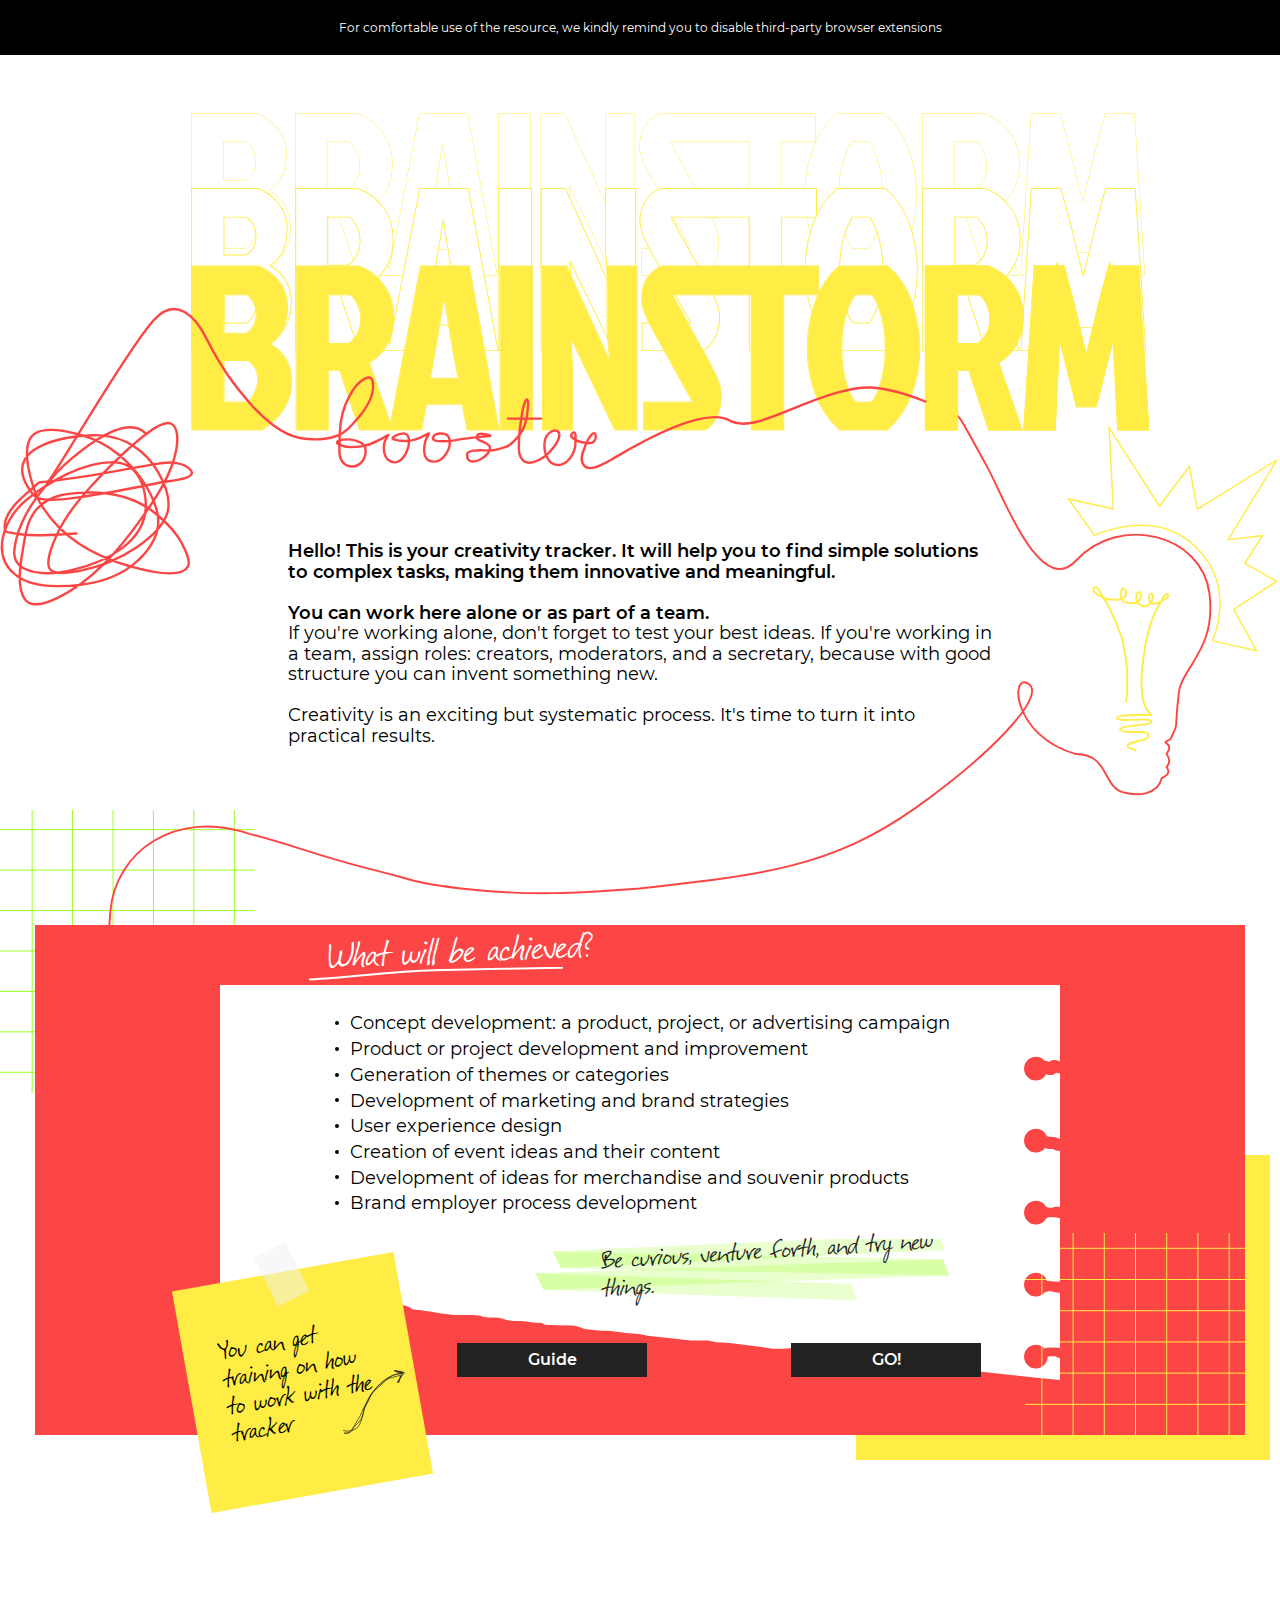
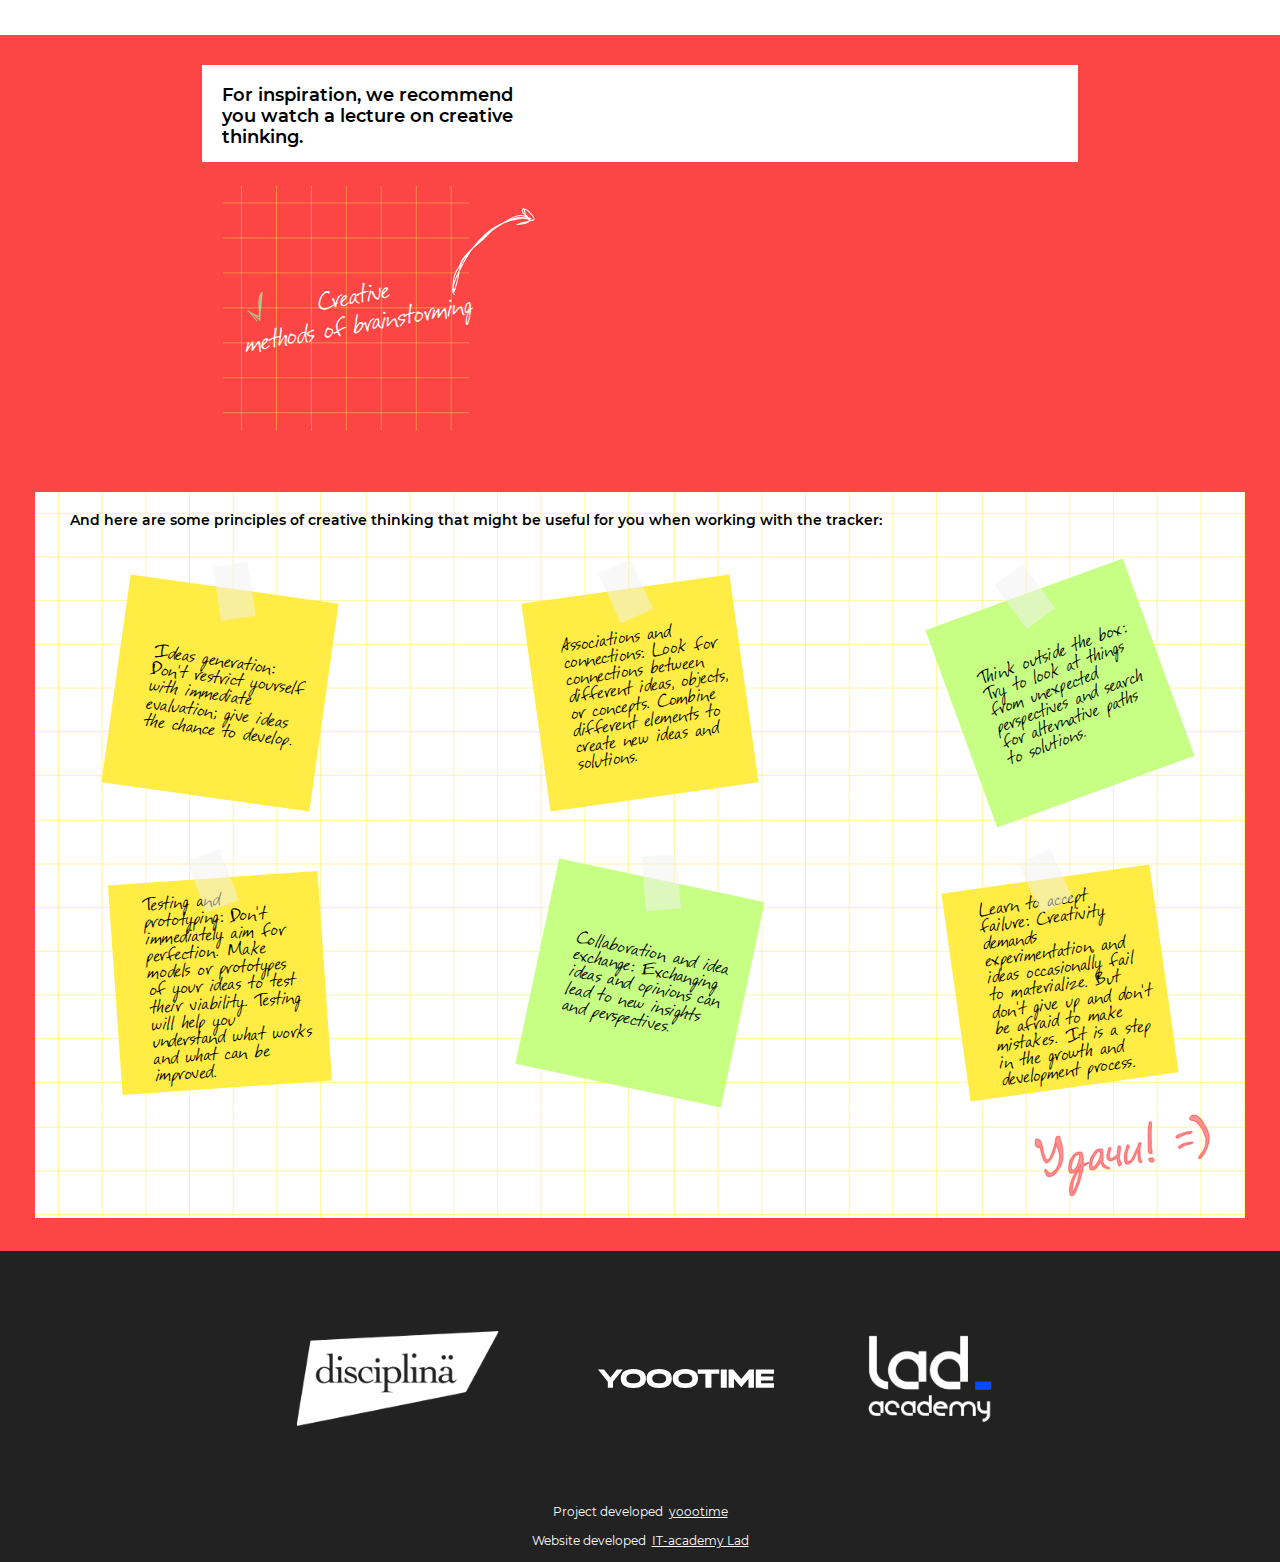
<file: index.html>
<!DOCTYPE html>
<html lang="en">

<head>
  <meta charset="UTF-8" />
  <meta http-equiv="X-UA-Compatible" content="IE=edge" />
  <meta name="viewport" content="width=device-width, initial-scale=1.0, shrink-to-fit=no" />
  <link rel="stylesheet" href="assets/css/styles.min.css" />
  <title>Brainstorm booster</title>
</head>

<body>
  <header class="header header-conteiner">
    <p class="header__text">For comfortable use of the resource, we kindly remind you to disable third-party browser extensions</p>
  </header>
  <main class="main">
    <div class="main__info _container">
      <div class="main__description _page-conteiner">
        <p>Hello! This is your creativity tracker. It will help you to find simple solutions to complex tasks, making them innovative and meaningful.</p>
        <p><span>You can work here alone or as part of a team.</span><br>If you're working alone, don't forget to test your best ideas. If you're working in a team, assign roles: creators, moderators, and a secretary, because with good structure you can invent something new.</p>
        <p>Creativity is an exciting but systematic process. It's time to turn it into practical results.</p>
      </div>
    </div>
    <div class="main__result">
      <div class="main__result-content _page-conteiner">
        <h2 class="main__title translate">What will be achieved?</h2>
        <div class="main__block-list">
          <ul>
            <li>Concept development: a product, project, or advertising campaign</li>
            <li>Product or project development and improvement</li>
            <li>Generation of themes or categories</li>
            <li>Development of marketing and brand strategies</li>
            <li>User experience design</li>
            <li>Creation of event ideas and their content</li>
            <li>Development of ideas for merchandise and souvenir products</li>
            <li>Brand employer process development</li>
          </ul>
          <div class="main__slogan">
            <p>Be curious, venture forth, and try new things.</p>
          </div>
        </div>
        <div class="main__buttons"><a class="main-guide btn" href="guide.html">Guide </a><a class="main-button btn" href="general_page.html">GO!</a>
          <div class="main__stiker"><img src="assets/images/index/scotch.svg" alt="">
            <p class="-stiker-text">You can get training on how to work with the tracker</p>
            <p class="-text-help">Clue</p>
          </div>
        </div>
      </div>
    </div>
    <div class="main__training">
      <div class="main__lecture">
        <p class="main__recommendation">For inspiration, we recommend you watch a lecture on creative thinking.</p>
        <p class="main__pointer-to-tech">Creative<br>methods of brainstorming</p>
        <div class="main__lecture-video"><iframe width="100%" height="100%" src="https://www.youtube.com/embed/n2a2kD0Y4NI" title="YouTube video player" frameborder="0" allow="accelerometer; autoplay; clipboard-write; encrypted-media; gyroscope; picture-in-picture; web-share" allowfullscreen></iframe></div>
      </div>
      <div class="main__ideas">
        <div class="main__ideas-text">
          <p><strong>And here are some principles of creative thinking that might be useful for you when working with the tracker:</strong></p>
        </div>
        <div class="main__ideas-stikers">
          <div class="main__ideas-stiker-wrapper">
            <div class="main__ideas-stiker _stiker"><img class="_stiker-scotch" src="assets/images/index/scotch.svg" alt="">
              <p>Ideas generation: Don't restrict yourself with immediate evaluation; give ideas the chance to develop.</p>
            </div>
          </div>
          <div class="main__ideas-stiker-wrapper">
            <div class="main__ideas-stiker _stiker"><img class="_stiker-scotch" src="assets/images/index/scotch.svg" alt="">
              <p>Associations and connections: Look for connections between different ideas, objects, or concepts. Combine different elements to create new ideas and solutions.</p>
            </div>
          </div>
          <div class="main__ideas-stiker-wrapper">
            <div class="main__ideas-stiker _stiker"><img class="_stiker-scotch" src="assets/images/index/scotch.svg" alt="">
              <p>Think outside the box: Try to look at things from unexpected perspectives and search for alternative paths to solutions.</p>
            </div>
          </div>
          <div class="main__ideas-stiker-wrapper">
            <div class="main__ideas-stiker _stiker"><img class="_stiker-scotch" src="assets/images/index/scotch.svg" alt="">
              <p>Testing and prototyping: Don't immediately aim for perfection. Make models or prototypes of your ideas to test their viability. Testing will help you understand what works and what can be improved.</p>
            </div>
          </div>
          <div class="main__ideas-stiker-wrapper">
            <div class="main__ideas-stiker _stiker"><img class="_stiker-scotch" src="assets/images/index/scotch.svg" alt="">
              <p>Collaboration and idea exchange: Exchanging ideas and opinions can lead to new insights and perspectives.</p>
            </div>
          </div>
          <div class="main__ideas-stiker-wrapper">
            <div class="main__ideas-stiker _stiker"><img class="_stiker-scotch" src="assets/images/index/scotch.svg" alt="">
              <p>Learn to accept failure: Creativity demands experimentation, and ideas occasionally fail to materialize. But don't give up and don't be afraid to make mistakes. It is a step in the growth and development process.</p>
            </div>
          </div>
        </div>
      </div>
    </div>
  </main>
  <footer class="footer">
    <div class="footer__container">
      <div class="footer__info"><a href="https://disciplina-courses.ru/" target="_blank"> <img src="assets/images/footer/logo_disciplina.png" alt="" /></a><a href="https://yoootime.com/" target="_blank"> <img src="assets/images/footer/logo_yoootime.svg" alt="" /></a><a href="https://lad-academy.ru/" target="_blank"> <img src="assets/images/footer/logo_lad.png" alt="" /></a></div>
      <p>Project developed &nbsp; <a href="https://yoootime.com/" target="_blank">yoootime</a></p>
      <p>Website developed &nbsp; <a href="https://lad-academy.ru/" target="_blank">IT-academy Lad</a></p>
    </div>
  </footer>
</body>
<script src="assets/js/main_page.min.js"></script>
<script src="assets/js/main.min.js"></script>

</html>
</file>
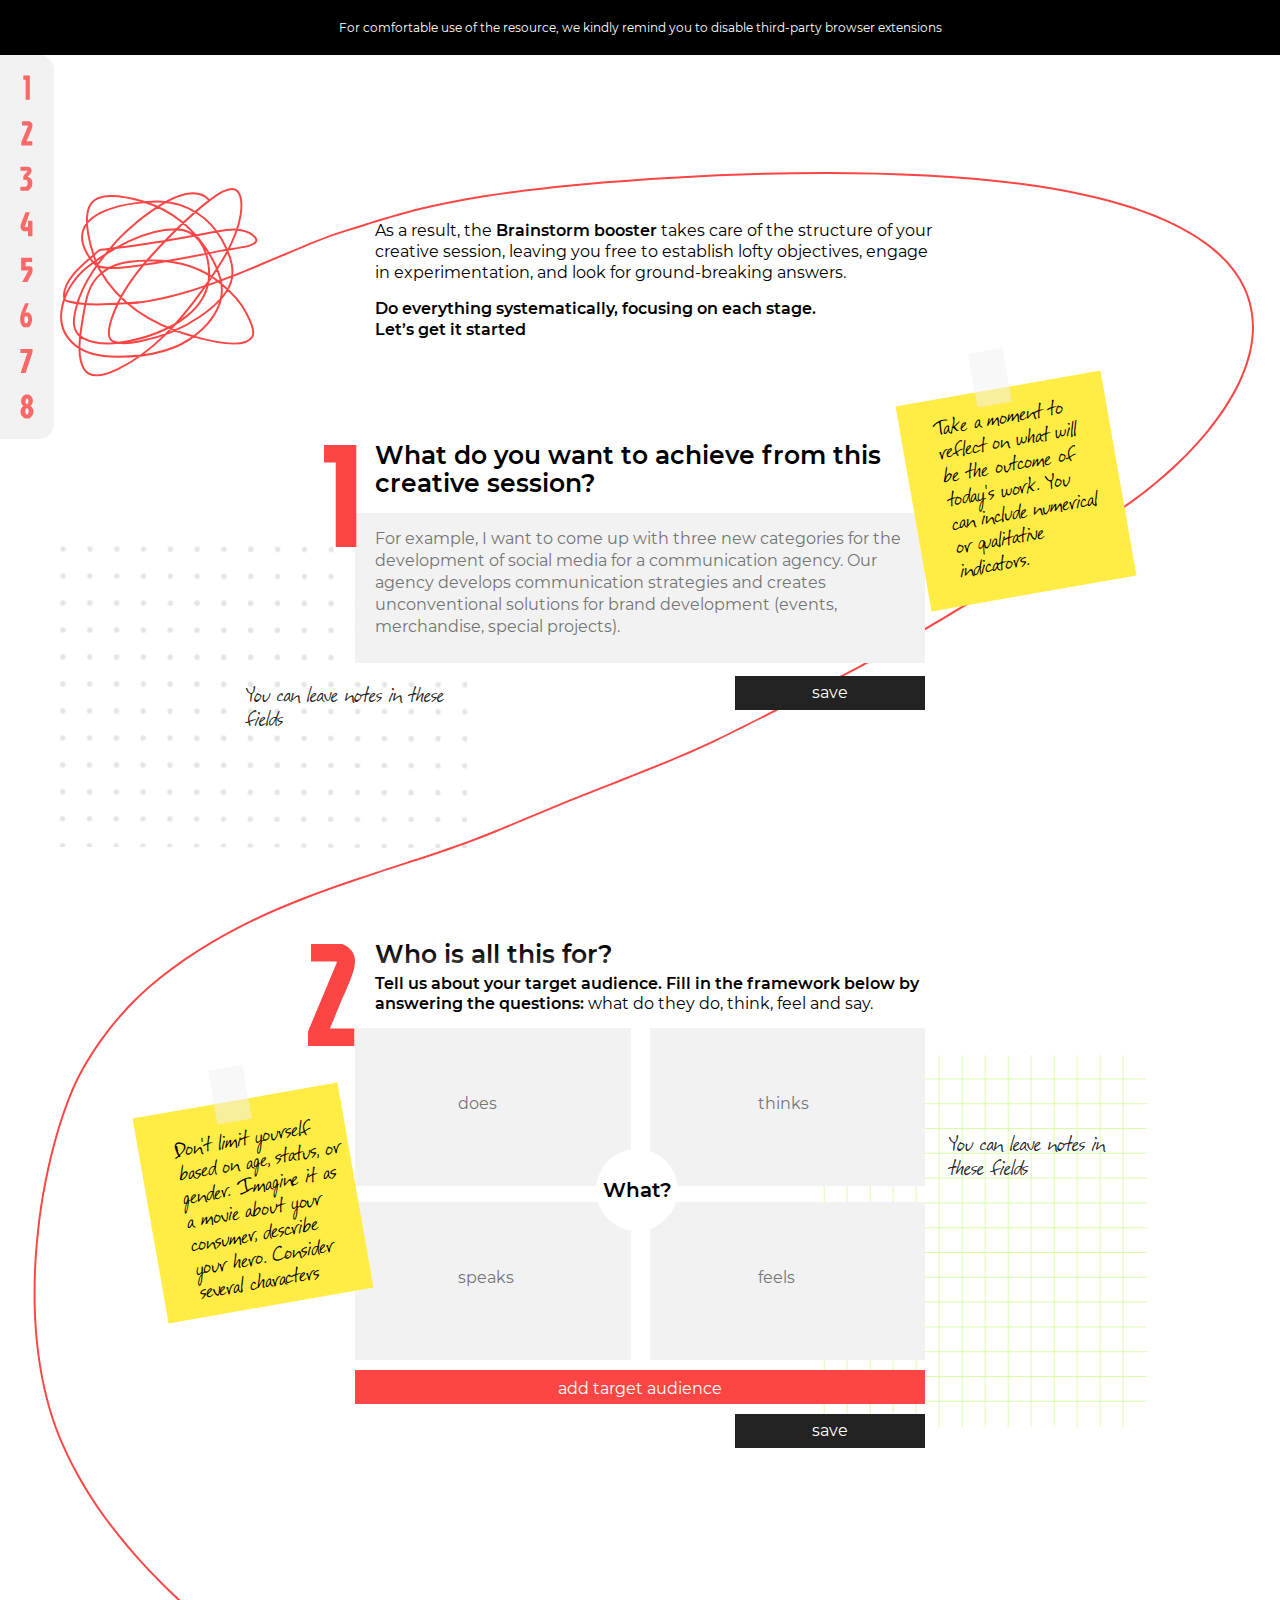
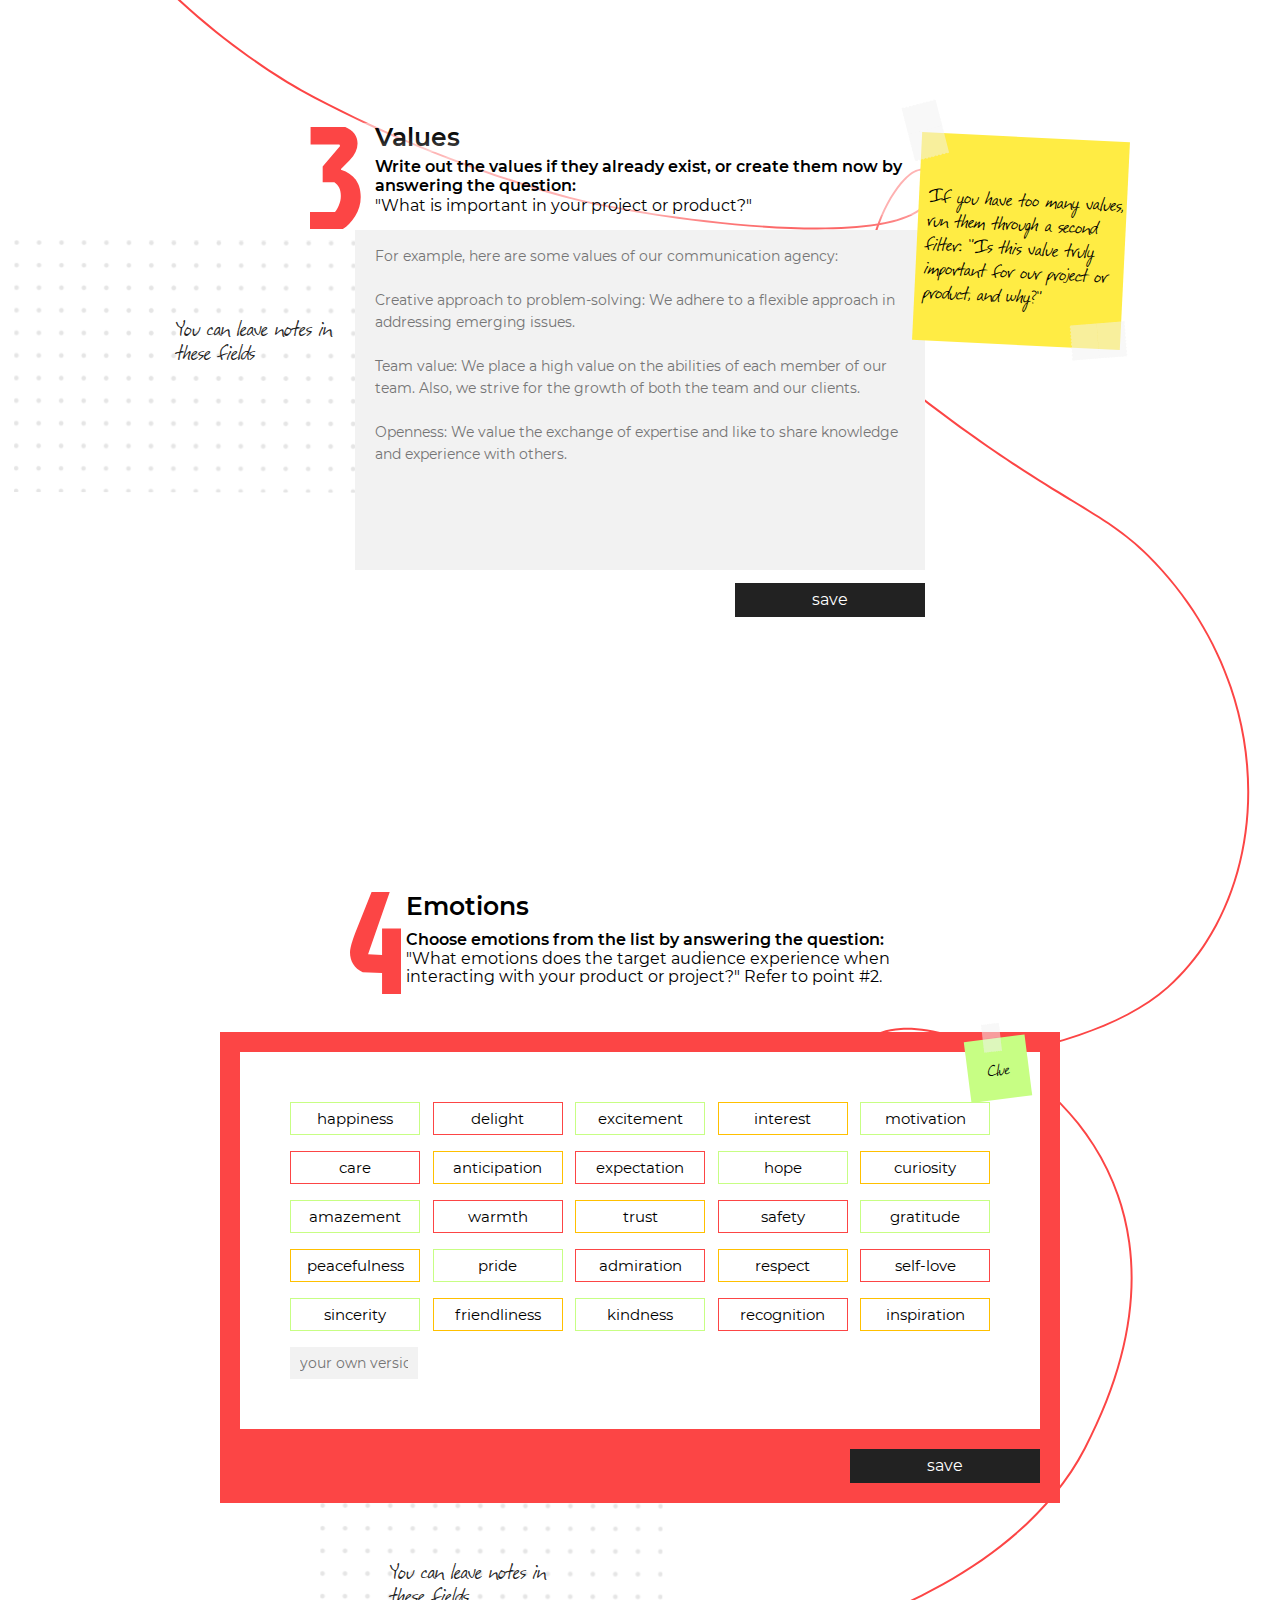
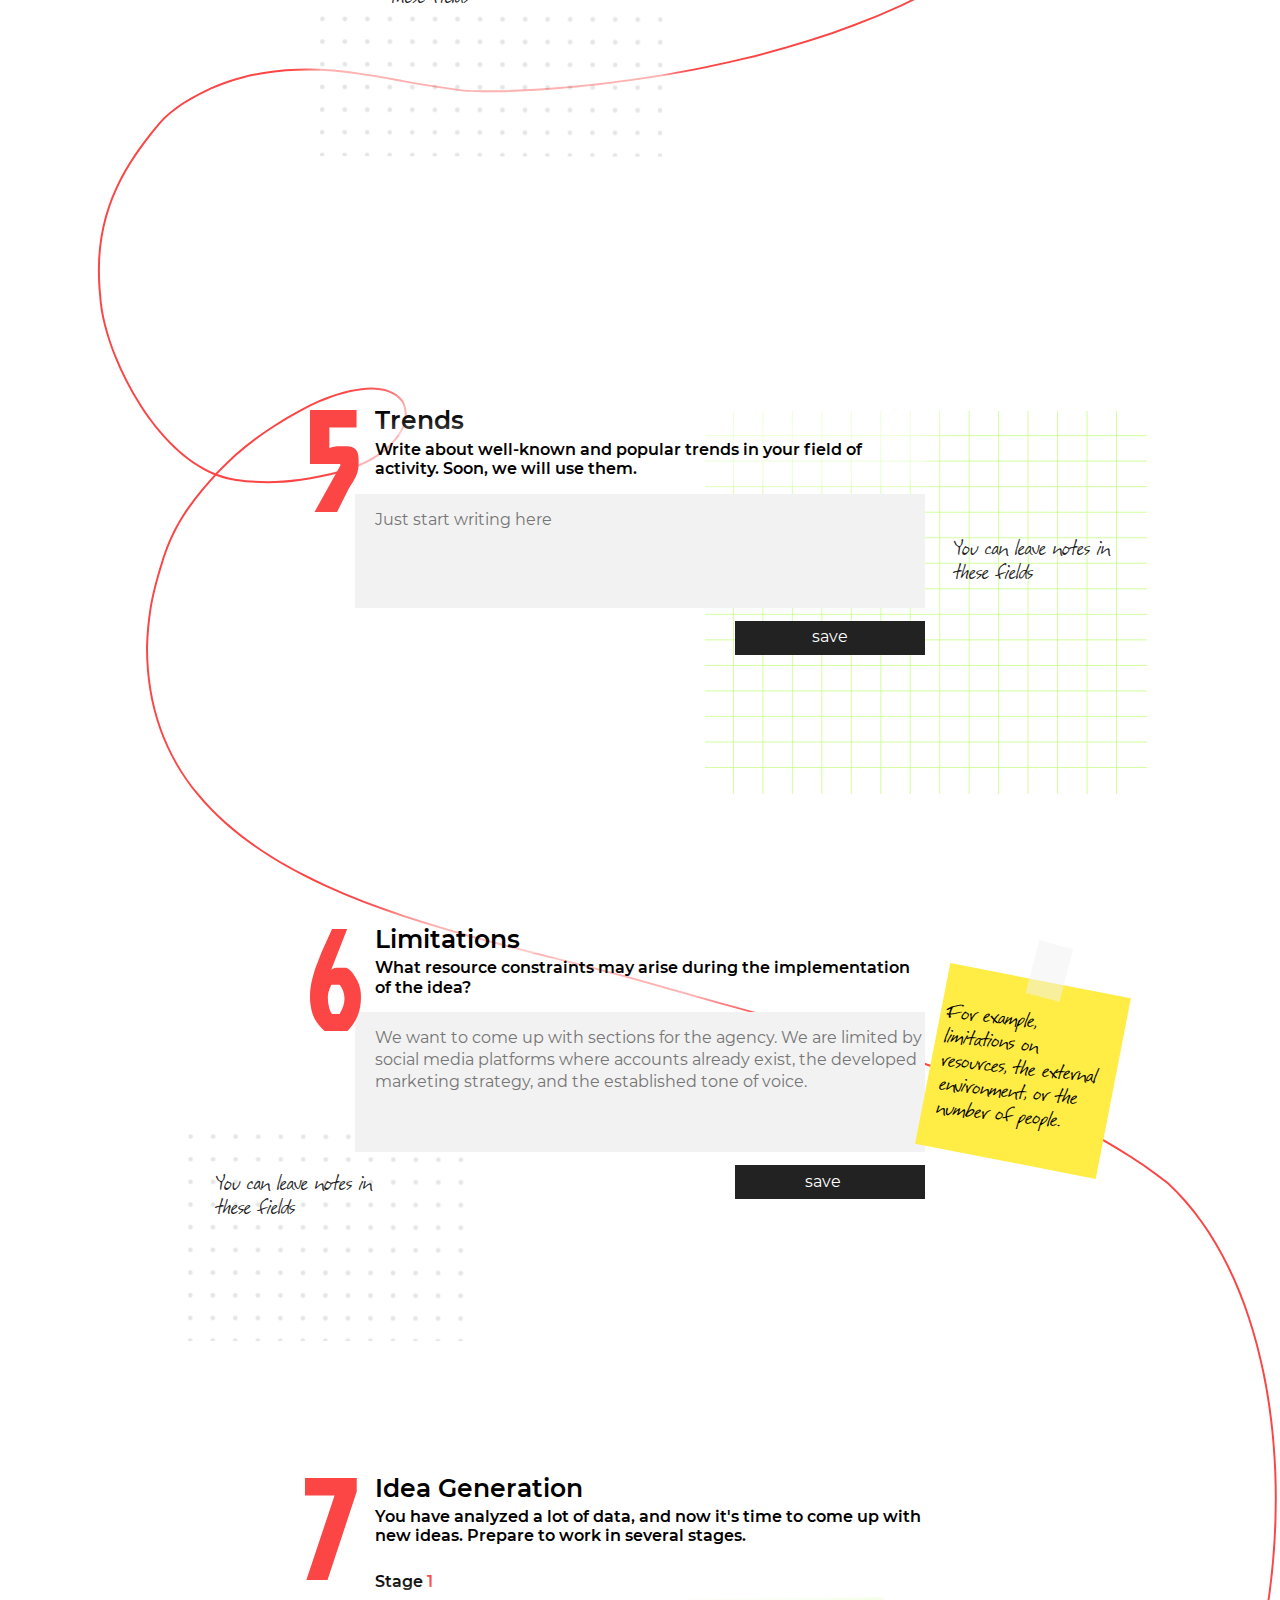
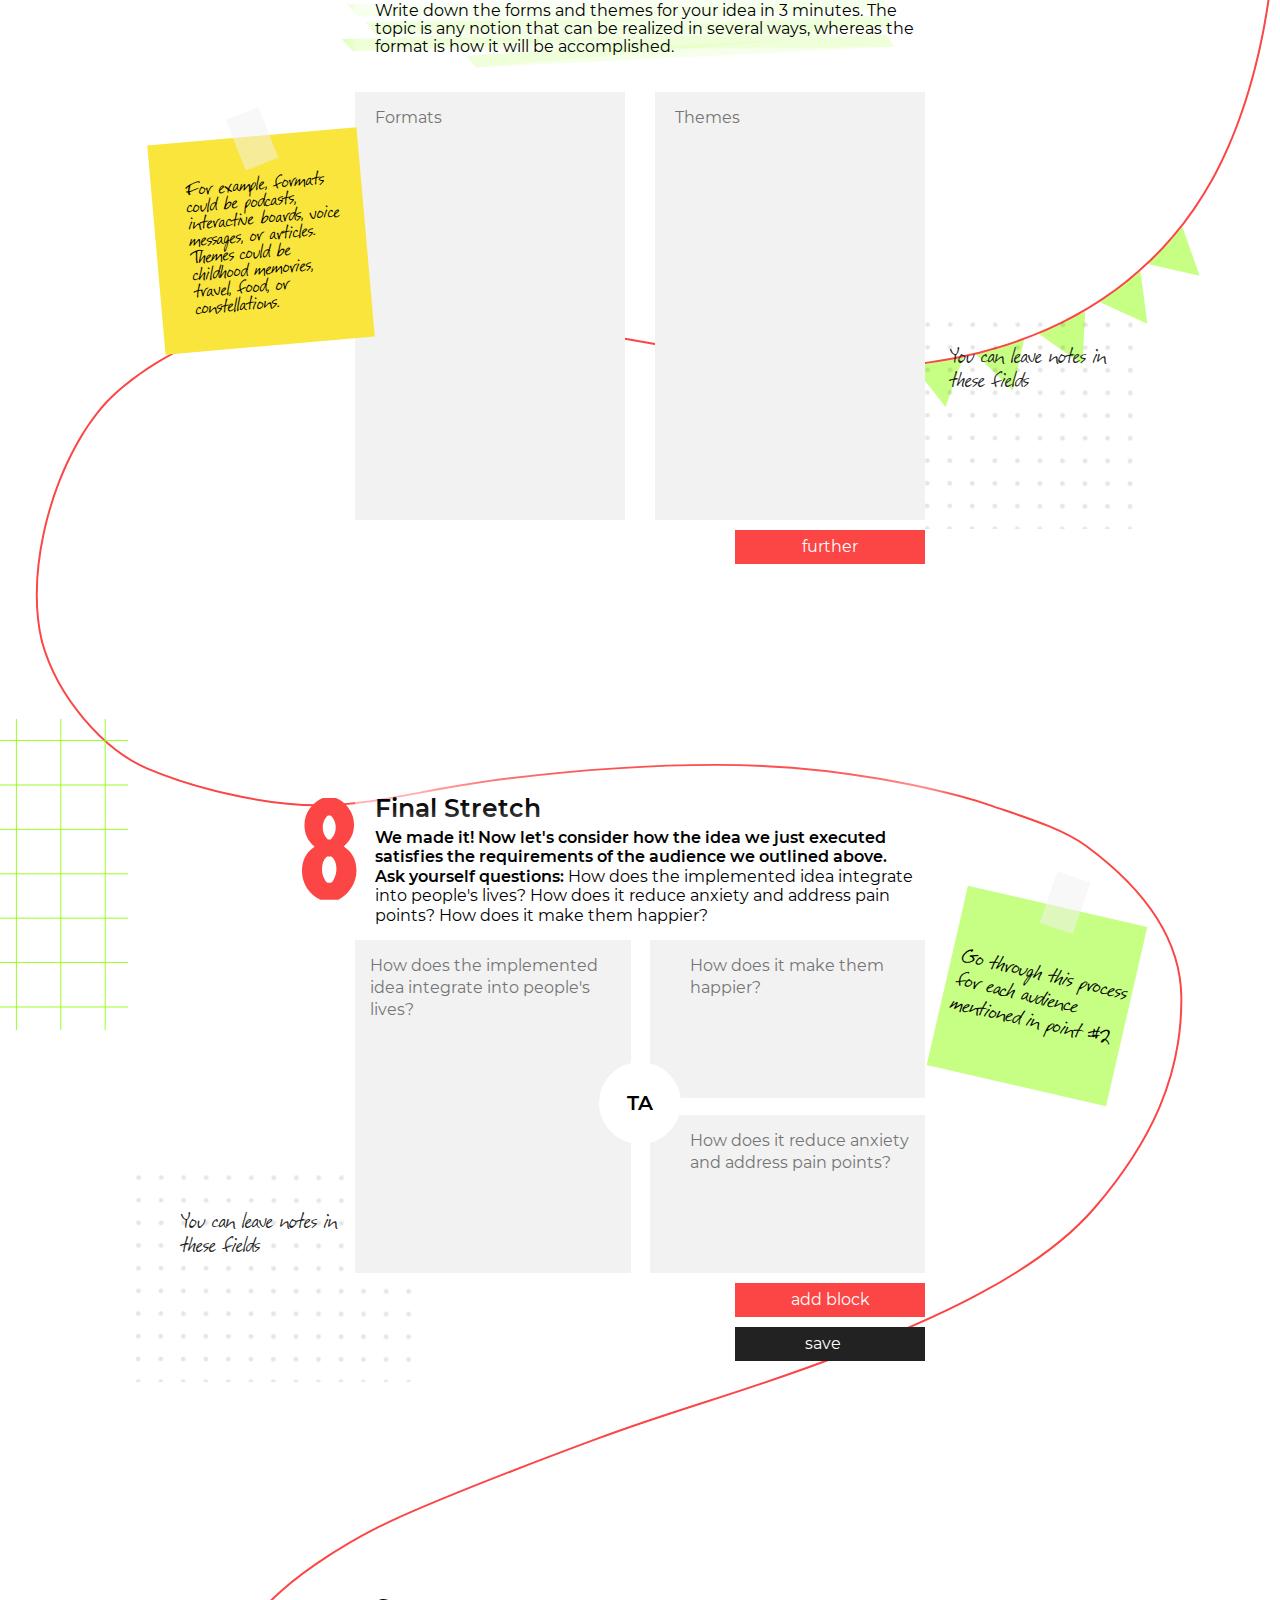
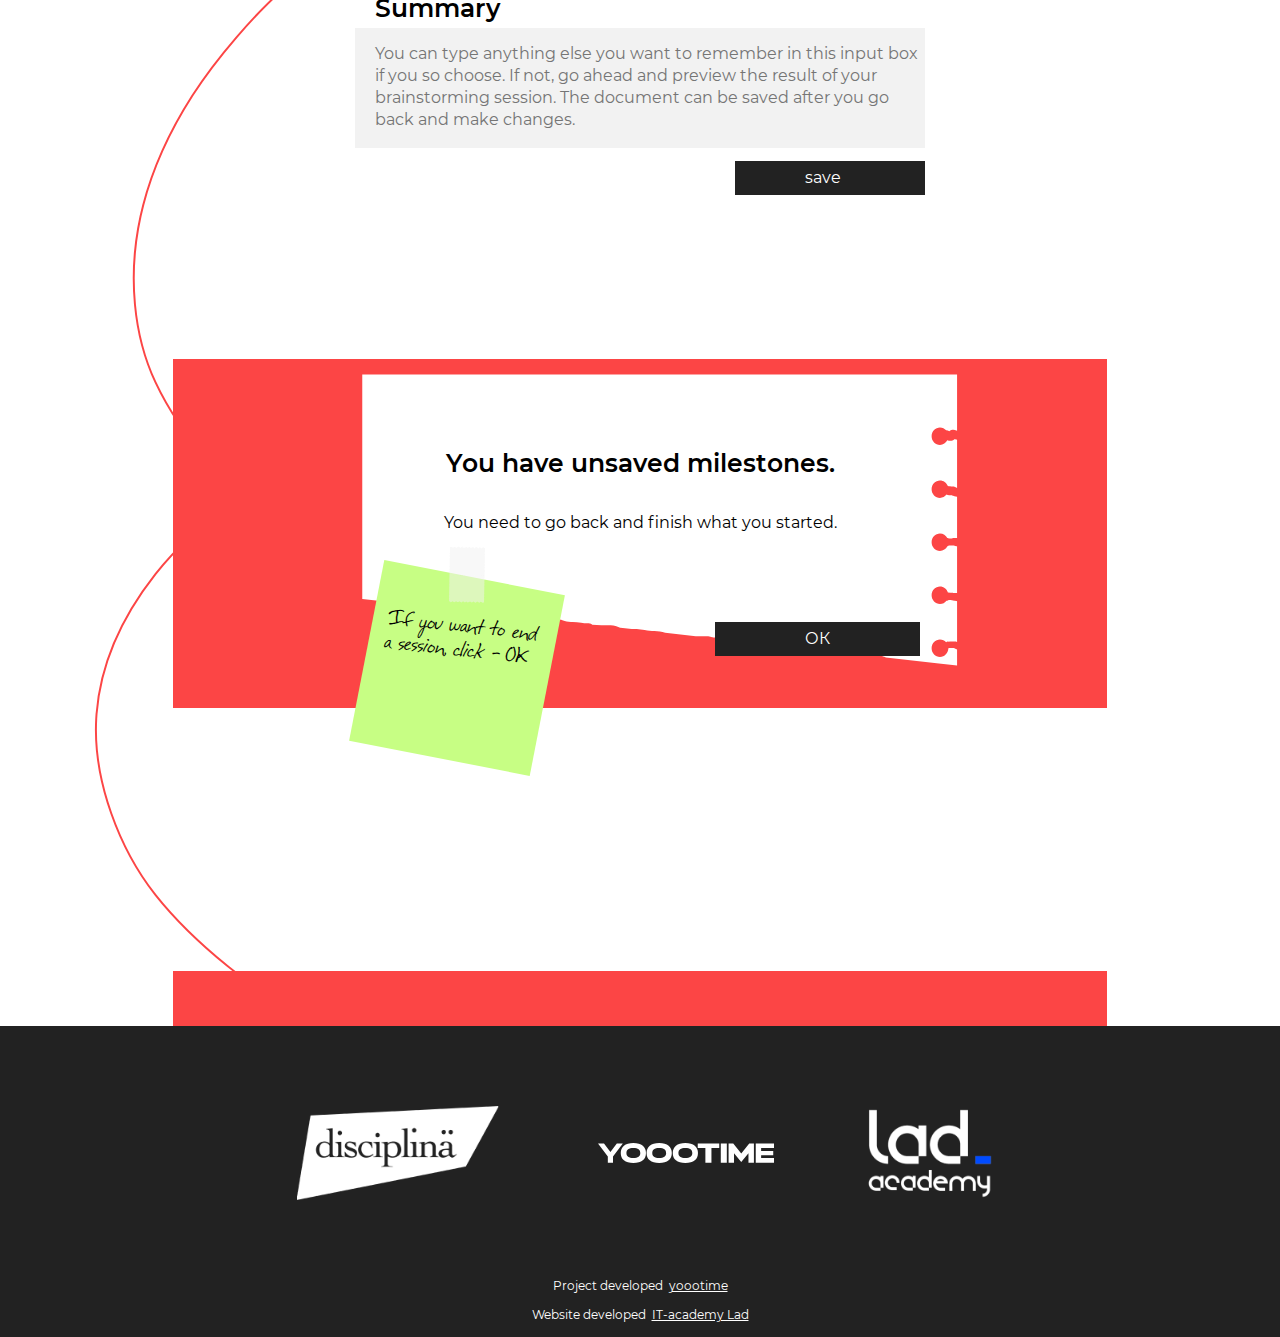
<file: general_page.html>
<!DOCTYPE html>
<html lang="en">

<head>
  <meta charset="UTF-8" />
  <meta http-equiv="X-UA-Compatible" content="IE=edge" />
  <meta name="viewport" content="width=device-width, initial-scale=1.0, shrink-to-fit=no" />
  <link rel="stylesheet" href="assets/css/styles.min.css" />
  <title>Brainstorm booster</title>
</head>

<body class="container-bg">
  <header class="header header-conteiner">
    <p class="header__text">For comfortable use of the resource, we kindly remind you to disable third-party browser extensions</p>
  </header>
  <section class="nav">
    <nav>
      <ul class="nav__list">
        <li class="nav__item"> <a href="#block1"><img src="assets/images/general/1small.svg" alt="Номер задания 1" /></a></li>
        <li class="nav__item"> <a href="#block2"><img src="assets/images/general/2small.svg" alt="Номер задания 2" /></a></li>
        <li class="nav__item"> <a href="#block3"><img src="assets/images/general/3small.svg" alt="Номер задания 3" /></a></li>
        <li class="nav__item"> <a href="#block4"><img src="assets/images/general/4small.svg" alt="Номер задания 4" /></a></li>
        <li class="nav__item"> <a href="#block5"><img src="assets/images/general/5small.svg" alt="Номер задания 5" /></a></li>
        <li class="nav__item"> <a href="#block6"><img src="assets/images/general/6small.svg" alt="Номер задания 6" /></a></li>
        <li class="nav__item"> <a href="#block7"><img src="assets/images/general/7small.svg" alt="Номер задания 7" /></a></li>
        <li class="nav__item"> <a href="#block8"><img src="assets/images/general/8small.svg" alt="Номер задания 8" /></a></li>
      </ul>
    </nav>
  </section>
  <div class="container">
    <div class="content-container">
      <section class="intro">
        <p class="intro__text">As a result, the <strong>Brainstorm booster</strong> takes care of the structure of your creative session, leaving you free to establish lofty objectives, engage in experimentation, and look for ground-breaking answers.</p><br>
        <p class="intro__text"><strong>Do everything systematically, focusing on each stage.<br>Let’s get it started</strong></p>
      </section>
      <section class="purpose" id="block1"> <img class="purpose__number" src="assets/images/general/1.svg" alt="Номер задания 1" />
        <h2 class="block__header purpose__header">What do you want to achieve from this creative session?</h2>
        <div class="purpose__input-field">
          <textarea class="block__input purpose__input" id="purpose_input" name="purpose" maxlength="1000" height="50px" oninput="countChars('purpose_input')" placeholder="For example, I want to come up with three new categories for the development of social media for a communication agency. Our agency develops communication strategies and creates unconventional solutions for brand development (events, merchandise, special projects)."></textarea>
          <output class="purpose__output" id="purpose_input_out"><span id="count_purpose_input">0</span>/1000</output>
        </div>
        <button class="btn purpose__btn save-btn">save</button><img class="dots_back" src="assets/images/general/dots_back.svg" alt="" />
        <textarea class="purpose__notes block__note" name="purpose_note" maxlength="150" placeholder="You can leave notes in these fields"></textarea>
        <div class="block_hints purpose__hints" onclick="closerHint('purpose')">
          <p>Take a moment to reflect on what will be the outcome of today's work. You can include numerical or qualitative indicators.</p><img class="block_hints-cross" src="assets/images/general/X.svg" />
        </div><img class="purpose__hints--small" src="assets/images/general/little-yellow-sticker.svg" onclick="sizerHint('purpose')" /><span class="purpose__hints_text--small" onclick="sizerHint('purpose')">Clue</span><img class="purpose__tape" src="assets/images/general/tape.svg" alt="" />
      </section>
      <section class="target-group" id="block2"><img class="target-group__number" src="assets/images/general/2.svg" alt="Номер задания 2" />
        <h2 class="block__header target-group__header">Who is all this for?</h2>
        <div class="target-group__text-box">
          <p class="block__text target-group__text"><strong>Tell us about your target audience. Fill in the framework below by answering the questions:</strong> what do they do, think, feel and say.</p>
        </div>
        <div id="blockTG1">
          <div class="target-group__input-table">
            <div class="target-group__input-field target-group__input-field--say1" onclick="sizerFields('target-group', '__input-field--say1')">
              <textarea class="block__input target-group__input" id="say1" name="target-group_say" maxlength="1000" oninput="countChars('say1')" placeholder="does"></textarea>
              <output class="target-group__output target-group__output--left" id="say1_out"><span id="count_say1">0</span>/1000</output>
            </div>
            <div class="target-group__input-field target-group__input-field--think1" onclick="sizerFields('target-group', '__input-field--think1')">
              <textarea class="block__input target-group__input target-group__input--right" id="think1" name="target-group_think" maxlength="1000" oninput="countChars('think1')" placeholder="thinks"></textarea>
              <output class="target-group__output" id="think1_out"><span id="count_think1">0</span>/1000</output>
            </div>
            <div class="target-group__input-field target-group__input-field--do1" onclick="sizerFields('target-group', '__input-field--do1')">
              <textarea class="block__input target-group__input" id="do1" name="target-group_do" maxlength="1000" oninput="countChars('do1')" placeholder="speaks"></textarea>
              <output class="target-group__output target-group__output--left" id="do1_out"><span id="count_do1">0</span>/1000</output>
            </div>
            <div class="target-group__input-field target-group__input-field--feel1" onclick="sizerFields('target-group', '__input-field--feel1')">
              <textarea class="block__input target-group__input target-group__input--right" id="feel1" name="target-group_feel" maxlength="1000" oninput="countChars('feel1')" placeholder="feels"></textarea>
              <output class="target-group__output" id="feel1_out"><span id="count_feel1">0</span>/1000</output>
            </div>
            <div class="target-group__round" id="round1">
              <p>What?</p>
            </div>
          </div>
        </div>
        <button class="btn--red btn target-group__btn--red" id="addTG" type="button">add target audience</button>
        <button class="btn target-group__btn save-btn">save</button>
        <button class="btn target-group__btn--ready ready-btn"> ready</button><img class="target-group__notes-back" src="assets/images/general/grid_back.svg" /><img class="target-group__notes-back--small" src="assets/images/general/grid_grin_5.svg" />
        <textarea class="target-group__notes block__note" name="target-group_note" maxlength="150" placeholder="You can leave notes in these fields"></textarea>
        <div class="block_hints target-group__hints" onclick="closerHint('target-group')"><img class="block_hints-cross" src="assets/images/general/X.svg" />
          <p>Don't limit yourself based on age, status, or gender. Imagine it as a movie about your consumer, describe your hero. Consider several characters</p>
        </div><img class="target-group__hints--small" src="assets/images/general/little-yellow-sticker.svg" onclick="sizerHint('target-group')" /><span class="target-group__hints_text--small" onclick="sizerHint('target-group')">Clue</span><img class="target-group__tape" src="assets/images/general/tape.svg" alt="" />
      </section>
      <section class="values" id="block3"> <img class="values__number" src="assets/images/general/3.svg" alt="Номер задания 3" />
        <h2 class="block__header values__header">Values</h2>
        <div class="values__text-box">
          <p class="block__text values__text"><strong>Write out the values if they already exist, or create them now by answering the question:</strong><br> "What is important in your project or product?"</p>
        </div>
        <div class="values__input-field">
          <textarea class="block__input values__input" id="values_input" name="values" maxlength="1000" oninput="countChars('values_input')" rows="13" placeholder="For example, here are some values of our communication agency:

Creative approach to problem-solving: We adhere to a flexible approach in addressing emerging issues.

Team value: We place a high value on the abilities of each member of our team. Also, we strive for the growth of both the team and our clients.

Openness: We value the exchange of expertise and like to share knowledge and experience with others."></textarea>
          <output class="values__output" id="values_input_out"><span id="count_values_input">0</span>/1000</output>
        </div>
        <button class="btn values__btn save-btn">save</button><img class="dots_back" src="assets/images/general/dots_back_small.svg" alt="" />
        <textarea class="values__notes block__note" name="purpose_note" maxlength="150" placeholder="You can leave notes in these fields"></textarea>
        <div class="block_hints values__hints" onclick="closerHint('values')">
          <p>If you have too many values, run them through a second filter: "Is this value truly important for our project or product, and why?"</p><img class="block_hints-cross" src="assets/images/general/X.svg" /><img class="values__tape values__tape__1" src="assets/images/general/tape.svg" alt="" /><img class="values__tape values__tape__2" src="assets/images/general/tape.svg" alt="" />
        </div><img class="values__hints--small" src="assets/images/general/little-yellow-sticker.svg" onclick="sizerHint('values')" /><span class="values__hints_text--small" onclick="sizerHint('values')">Clue</span>
      </section>
    </div>
  </div>
  <div class="container-emotions">
    <section class="emotions" id="block4">
      <div class="emotions__content-header">
        <div class="emotions__content-img"><img class="emotions__number" src="assets/images/general/emotions/4.svg" /></div>
        <div class="emotions__content-title">
          <h2 class="block__header emotions__header">Emotions</h2>
          <div class="emotions__text-box">
            <p class="block__text emotions__text"><strong>Choose emotions from the list by answering the question: </strong> "What emotions does the target audience experience when interacting with your product or project?" Refer to point #2.</p>
          </div>
        </div>
      </div>
      <div class="emotions__block" id="emotions_block4">
        <div class="emotions__options">
          <div class="emotions__items">
            <div class="emotions__item">
              <input class="emotions__input" type="checkbox" id="checkbox1" onclick="return limitChecked()" />
              <label class="emotions__name" for="checkbox1">happiness</label>
            </div>
            <div class="emotions__item">
              <input class="emotions__input" type="checkbox" id="checkbox2" onclick="return limitChecked()" />
              <label class="emotions__name" for="checkbox2">delight</label>
            </div>
            <div class="emotions__item">
              <input class="emotions__input" type="checkbox" id="checkbox3" onclick="return limitChecked()" />
              <label class="emotions__name" for="checkbox3">excitement</label>
            </div>
            <div class="emotions__item">
              <input class="emotions__input" type="checkbox" id="checkbox4" onclick="return limitChecked()" />
              <label class="emotions__name" for="checkbox4">interest</label>
            </div>
            <div class="emotions__item">
              <input class="emotions__input" type="checkbox" id="checkbox5" onclick="return limitChecked()" />
              <label class="emotions__name" for="checkbox5">motivation</label>
            </div>
            <div class="emotions__item">
              <input class="emotions__input" type="checkbox" id="checkbox6" onclick="return limitChecked()" />
              <label class="emotions__name" for="checkbox6">care</label>
            </div>
            <div class="emotions__item">
              <input class="emotions__input" type="checkbox" id="checkbox7" onclick="return limitChecked()" />
              <label class="emotions__name" for="checkbox7">anticipation</label>
            </div>
            <div class="emotions__item">
              <input class="emotions__input" type="checkbox" id="checkbox8" onclick="return limitChecked()" />
              <label class="emotions__name" for="checkbox8">expectation</label>
            </div>
            <div class="emotions__item">
              <input class="emotions__input" type="checkbox" id="checkbox9" onclick="return limitChecked()" />
              <label class="emotions__name" for="checkbox9">hope</label>
            </div>
            <div class="emotions__item">
              <input class="emotions__input" type="checkbox" id="checkbox10" onclick="return limitChecked()" />
              <label class="emotions__name" for="checkbox10">curiosity</label>
            </div>
            <div class="emotions__item">
              <input class="emotions__input" type="checkbox" id="checkbox11" onclick="return limitChecked()" />
              <label class="emotions__name" for="checkbox11">amazement</label>
            </div>
            <div class="emotions__item">
              <input class="emotions__input" type="checkbox" id="checkbox12" onclick="return limitChecked()" />
              <label class="emotions__name" for="checkbox12">warmth</label>
            </div>
            <div class="emotions__item">
              <input class="emotions__input" type="checkbox" id="checkbox13" onclick="return limitChecked()" />
              <label class="emotions__name" for="checkbox13">trust</label>
            </div>
            <div class="emotions__item">
              <input class="emotions__input" type="checkbox" id="checkbox14" onclick="return limitChecked()" />
              <label class="emotions__name" for="checkbox14">safety</label>
            </div>
            <div class="emotions__item">
              <input class="emotions__input" type="checkbox" id="checkbox15" onclick="return limitChecked()" />
              <label class="emotions__name" for="checkbox15">gratitude</label>
            </div>
            <div class="emotions__item">
              <input class="emotions__input" type="checkbox" id="checkbox16" onclick="return limitChecked()" />
              <label class="emotions__name" for="checkbox16">peacefulness</label>
            </div>
            <div class="emotions__item">
              <input class="emotions__input" type="checkbox" id="checkbox17" onclick="return limitChecked()" />
              <label class="emotions__name" for="checkbox17">pride</label>
            </div>
            <div class="emotions__item">
              <input class="emotions__input" type="checkbox" id="checkbox18" onclick="return limitChecked()" />
              <label class="emotions__name" for="checkbox18">admiration</label>
            </div>
            <div class="emotions__item">
              <input class="emotions__input" type="checkbox" id="checkbox19" onclick="return limitChecked()" />
              <label class="emotions__name" for="checkbox19">respect</label>
            </div>
            <div class="emotions__item">
              <input class="emotions__input" type="checkbox" id="checkbox20" onclick="return limitChecked()" />
              <label class="emotions__name" for="checkbox20">self-love</label>
            </div>
            <div class="emotions__item">
              <input class="emotions__input" type="checkbox" id="checkbox21" onclick="return limitChecked()" />
              <label class="emotions__name" for="checkbox21">sincerity</label>
            </div>
            <div class="emotions__item">
              <input class="emotions__input" type="checkbox" id="checkbox22" onclick="return limitChecked()" />
              <label class="emotions__name" for="checkbox22">friendliness</label>
            </div>
            <div class="emotions__item">
              <input class="emotions__input" type="checkbox" id="checkbox23" onclick="return limitChecked()" />
              <label class="emotions__name" for="checkbox23">kindness</label>
            </div>
            <div class="emotions__item">
              <input class="emotions__input" type="checkbox" id="checkbox24" onclick="return limitChecked()" />
              <label class="emotions__name" for="checkbox24">recognition</label>
            </div>
            <div class="emotions__item">
              <input class="emotions__input" type="checkbox" id="checkbox25" onclick="return limitChecked()" />
              <label class="emotions__name" for="checkbox25">inspiration</label>
            </div>
          </div>
          <input class="emotions__self-value" type="text" placeholder="your own version..." onclick="return limitChecked()" />
        </div>
        <button class="btn emotions__btn save-btn">save</button><img class="emotions__dots_back" src="assets/images/general/dots_back_small.svg" alt="" />
        <textarea class="emotions__notes block__note" name="purpose_note" maxlength="150" placeholder="You can leave notes in these fields"></textarea>
        <div class="emotions__hints _stiker" onclick="closerHint('emotions')"><img class="_stiker-scotch" src="assets/images/index/scotch.svg" alt="" />
          <p>You can add your own emotions in an empty input box</p><img class="block_hints-cross" src="assets/images/general/X.svg" />
        </div><span class="emotions__hints_text--small" onclick="sizerHint('emotions')">Clue</span><img class="emotions__hints--small" src="assets/images/general/little-green-sticker.svg" onclick="sizerHint('emotions')" />
      </div>
    </section>
  </div>
  <div class="container">
    <div class="content-container">
      <section class="trends" id="block5"> <img class="trends__number" src="assets/images/general/5.svg" alt="Номер задания 5" />
        <h2 class="block__header trends__header">Trends</h2>
        <div class="trends__text-box">
          <p class="block__text trends__text"><strong>Write about well-known and popular trends in your field of activity. Soon, we will use them.</strong></p>
        </div>
        <div class="trends__input-field">
          <textarea class="block__input trends__input" id="trends_input" name="trends" maxlength="1000" height="50px" oninput="countChars('trends_input')" placeholder="Just start writing here"></textarea>
          <output class="trends__output" id="trends_input_out"><span id="count_trends_input">0</span>/1000</output>
        </div>
        <button class="btn trends__btn save-btn">save</button><img class="trends-group__tape" src="assets/images/general/grid_grin_5.svg" alt="" /><img class="trends-group__tape--small" src="assets/images/general/grid_back.svg" alt="" />
        <textarea class="trends-group__notes block__note" name="trends_note" maxlength="150" placeholder="You can leave notes in these fields"></textarea>
      </section>
      <section class="limits" id="block6"> <img class="limits__number" src="assets/images/general/6.svg" alt="Номер задания 6" />
        <div class="limits__text-box">
          <h2 class="block__header limits__header">Limitations</h2>
          <p class="block__text limits__text"><strong>What resource constraints may arise during the implementation of the idea?</strong></p>
        </div>
        <div class="limits__input-field">
          <textarea class="block__input limits__input" id="limits_input" name="limits" maxlength="1000" oninput="countChars('limits_input')" placeholder="We want to come up with sections for the agency. We are limited by social media platforms where accounts already exist, the developed marketing strategy, and the established tone of voice."></textarea>
          <output class="limits__output" id="limits_input_out"><span id="count_limits_input">0</span>/1000</output>
        </div>
        <button class="btn limits__btn save-btn">save</button><img class="limits__tape" src="assets/images/general/duct_tape.svg" alt="" />
        <div class="block_hints limits__hints" onclick="closerHint('limits')">
          <p>For example, limitations on resources, the external environment, or the number of people.</p><img class="block_hints-cross" src="assets/images/general/X.svg" />
        </div><img class="limits__hints--small" src="assets/images/general/little-yellow-sticker.svg" onclick="sizerHint('limits')" /><span class="limits__hints_text--small" onclick="sizerHint('limits')">Clue</span>
        <textarea class="limits__notes block__note" name="limits_note" maxlength="150" placeholder="You can leave notes in these fields"></textarea>
      </section>
      <section class="counter" id="block7"> <img class="counter__number" src="assets/images/general/7.svg" alt="Номер задания 7" />
        <h2 class="block__header counter__header">Idea Generation</h2>
        <p class="block__text counter__text counter__text-first"><strong>You have analyzed a lot of data, and now it's time to come up with new ideas. Prepare to work in several stages.</strong></p>
        <p class="block__text counter__text"><strong>Stage <span class="counter_span-text">1</span></strong></p>
        <p class="block__text counter__text counter__chang-text">
          Write down the forms and themes for your idea in 3 minutes. The topic is any notion that can be realized in several ways, whereas the format is how it will be accomplished.</p><img class="counter__hints--small" src="assets/images/general/little-yellow-sticker.svg" /><span class="counter__hints_text--small">Clue</span>
        <div class="counter__stikers">
          <div class="counter_hints1 _stiker"><img class="_stiker-scotch" src="assets/images/index/scotch.svg" alt="" /><img class="block_hints-cross" src="assets/images/general/X.svg" />
            <p>For example, formats could be podcasts, interactive boards, voice messages, or articles. Themes could be childhood memories, travel, food, or constellations.</p>
          </div>
          <div class="counter_hints2 _stiker"><img class="_stiker-scotch" src="assets/images/index/scotch.svg" alt="" /><img class="block_hints-cross" src="assets/images/general/X.svg" />
            <p>For example, articles about food, an interactive board for travel, or voice messages about constellations</p>
          </div>
          <div class="counter_hints3 _stiker"><img class="_stiker-scotch" src="assets/images/index/scotch.svg" alt="" /><img class="block_hints-cross" src="assets/images/general/X.svg" />
            <p>Friendly networking on the MIRO board, where communicators share their travel itineraries and find friends with similar interests using our agency.</p>
          </div>
        </div>
        <div class="counter__entry-fields_container">
          <div class="counter__entry-fields">
            <div class="textarea-format counter__textarea textarea-format">
              <textarea class="block__input" id="format" maxlength="1000" oninput="countChars('format')" placeholder="Formats"></textarea>
              <output class="counter__output" id="format_out"><span id="count_format">0</span>/1000</output>
            </div>
            <div class="textarea-themes counter__textarea textarea-themes">
              <textarea class="block__input" id="theme" maxlength="1000" oninput="countChars('theme')" placeholder="Themes"></textarea>
              <output class="counter__output" id="theme_out"><span id="count_theme">0</span>/1000</output>
            </div>
            <div class="counter__textarea counter__textarea-block textarea-ideas">
              <div class="counter__textarea-idea block-idea1">
                <textarea class="block__input" id="idea1" maxlength="1000" oninput="countChars('idea1')" placeholder="idea 1"></textarea>
                <output class="counter__output" id="idea1_out"><span id="count_idea1">0</span>/1000</output>
              </div>
              <div class="counter__textarea-idea block-idea2">
                <textarea class="block__input" id="idea2" maxlength="1000" oninput="countChars('idea2')" placeholder="idea 2"></textarea>
                <output class="counter__output" id="idea2_out"><span id="count_idea2">0</span>/1000</output>
              </div>
              <div class="counter__textarea-idea block-idea3">
                <textarea class="block__input" id="idea3" maxlength="1000" oninput="countChars('idea3')" placeholder="idea 3"></textarea>
                <output class="counter__output" id="idea3_out"><span id="count_idea3">0</span>/1000</output>
              </div>
            </div>
            <div class="counter__textarea counter__textarea-block textarea-comments">
              <div class="counter__textarea-comment block-comment1">
                <textarea class="block__input" id="idea-desc1" maxlength="1000" oninput="countChars('idea-desc1')" placeholder="Just start writing here"></textarea>
                <output class="counter__output" id="idea-desc1_out"><span id="count_idea-desc1">0</span>/1000</output>
              </div>
              <div class="counter__textarea-comment block-comment2">
                <textarea class="counter__textarea-comment block__input" id="idea-desc2" maxlength="1000" oninput="countChars('idea-desc2')"></textarea>
                <output class="counter__output" id="idea-desc2_out"><span id="count_idea-desc2">0</span>/1000</output>
              </div>
              <div class="counter__textarea-comment block-comment3">
                <textarea class="counter__textarea-comment block__input" id="idea-desc3" maxlength="1000" oninput="countChars('idea-desc3')"></textarea>
                <output class="counter__output" id="idea-desc3_out"><span id="count_idea-desc3">0</span>/1000</output>
              </div>
            </div>
          </div>
        </div>
        <textarea class="counter__notes block__note" name="purpose_note" maxlength="150" placeholder="You can leave notes in these fields"></textarea>
        <div class="counter__buttons">
          <button class="btn counter__btn_back">back</button>
          <button class="btn counter__btn_next">further</button>
        </div>
      </section>
      <section class="value-proposition" id="block8"><img class="value-proposition__number" src="assets/images/general/8.svg" alt="Номер задания 8" />
        <h2 class="block__header value-proposition__header">Final Stretch</h2>
        <div class="value-proposition__text-box">
          <p class="block__text value-proposition__text"><strong> We made it! Now let's consider how the idea we just executed satisfies the requirements of the audience we outlined above.</strong></p>
          <p class="block__text value-proposition__text"><strong>Ask yourself questions: </strong>How does the implemented idea integrate into people's lives? How does it reduce anxiety and address pain points? How does it make them happier?</p>
        </div><img class="value-proposition__grid-back" src="assets/images/general/grid_back.svg" />
        <div id="blockVP1">
          <div class="value-proposition__input-table">
            <div class="value-proposition__input-field value-proposition__input-field--first value-proposition__input-field--left1" onclick="sizerFields('value-proposition', '__input-field--left1')">
              <textarea class="block__input value-proposition__input value-proposition__input--left" id="left1" name="value-proposition_left" maxlength="1000" oninput="countChars('left1') " placeholder="How does the implemented idea integrate into people's lives?"></textarea>
              <output class="value-proposition__output value-proposition__output--left" id="left1_out"><span id="count_left1">0</span>/1000</output>
            </div>
            <div class="value-proposition__input-field value-proposition__input-field--right-up1" onclick="sizerFields('value-proposition', '__input-field--right-up1')">
              <textarea class="block__input value-proposition__input" id="right-up1" name="value-proposition_right-up" maxlength="1000" oninput="countChars('right-up1')" placeholder="How does it make them happier?"></textarea>
              <output class="value-proposition__output" id="right-up1_out"><span id="count_right-up1">0</span>/1000</output>
            </div>
            <div class="value-proposition__input-field value-proposition__input-field--right-down1" onclick="sizerFields('value-proposition', '__input-field--right-down1')">
              <textarea class="block__input value-proposition__input" id="right-down1" name="value-proposition_right-down" maxlength="1000" oninput="countChars('right-down1')" placeholder="How does it reduce anxiety and address pain points?"></textarea>
              <output class="value-proposition__output" id="right-down1_out"><span id="count_right-down1">0</span>/1000</output>
            </div>
            <div class="value-proposition__round" id="round1">
              <p>TA</p>
            </div>
          </div>
        </div>
        <button class="btn--red btn value-proposition__btn--red" id="addVP" type="button">add block</button>
        <button class="btn value-proposition__btn save-btn">save</button>
        <button class="btn value-proposition__btn--ready ready-btn"> ready</button>
        <textarea class="value-proposition__notes block__note" name="value-proposition_note" maxlength="150" placeholder="You can leave notes in these fields"></textarea>
        <div class="block_hints value-proposition__hints" onclick="closerHint('value-proposition')">
          <p>Go through this process for each audience mentioned in point #2</p><img class="block_hints-cross" src="assets/images/general/X.svg" />
        </div><img class="value-proposition__tape" src="assets/images/general/tape.svg" alt="" /><img class="value-proposition__hints--small" src="assets/images/general/little-green-sticker.svg" onclick="sizerHint('value-proposition')" /><span class="value-proposition__hints_text--small" onclick="sizerHint('value-proposition')">Clue</span>
      </section>
      <section class="conclusion">
        <h2 class="block__header conclusion__header">Summary</h2>
        <div class="conclusion__input-field">
          <textarea class="block__input conclusion__input" id="conclusion_input" name="conclusion" maxlength="1000" oninput="countChars('conclusion_input')" rows="4" placeholder="You can type anything else you want to remember in this input box if you so choose. If not, go ahead and preview the result of your brainstorming session. The document can be saved after you go back and make changes."></textarea>
          <output class="conclusion__output" id="conclusion_input_out"><span id="count_conclusion_input">0</span>/1000</output>
        </div>
        <button class="btn conclusion__btn">save</button>
      </section>
    </div>
  </div>
  <div class="summary-container">
    <section class="summary"><img class="summary__paper" src="assets/images/general/Summary_back.svg" alt="" /><img class="summary__paper_mobile" src="assets/images/general/paper_mobile.svg" alt="" />
      <div class="summary__text-box">
        <h2 class="block__header summary__header">You have unsaved milestones.</h2><img class="summary__marker" src="assets/images/general/marker_summary.svg" alt="" />
        <p class="block__text summary__text">You need to go back and finish what you started.</p>
        <p class="summary__luck">Good fortune! =)</p>
      </div>
      <div class="button__save">
        <button class="btn summary__btn return__btn" type="button" id="btn-returnToEmpty">ОК</button>
        <button class="btn summary__btn save__btn" type="button" id="btn-save">go to document</button>
      </div>
      <div class="block_hints summary__hints">
        <p>If you want to end a session, click - OK</p>
      </div><img class="summary__tape" src="assets/images/general/tape.svg" alt="" />
    </section>
  </div>
  <footer class="footer">
    <div class="footer__container">
      <div class="footer__info"><a href="https://disciplina-courses.ru/" target="_blank"> <img src="assets/images/footer/logo_disciplina.png" alt="" /></a><a href="https://yoootime.com/" target="_blank"> <img src="assets/images/footer/logo_yoootime.svg" alt="" /></a><a href="https://lad-academy.ru/" target="_blank"> <img src="assets/images/footer/logo_lad.png" alt="" /></a></div>
      <p>Project developed &nbsp; <a href="https://yoootime.com/" target="_blank">yoootime</a></p>
      <p>Website developed &nbsp; <a href="https://lad-academy.ru/" target="_blank">IT-academy Lad</a></p>
    </div>
  </footer>
  <script src="assets/js/emotions_block.min.js"></script>
  <script src="assets/js/target_group.min.js"></script>
  <script src="assets/js/pdfmake.min.js"></script>
  <script src="assets/js/vfs_fonts.min.js"></script>
  <script src="assets/js/main.min.js"></script>
  <script src="assets/js/gen_pdf.min.js"></script>
  <script src="assets/js/counter_anim.min.js"></script>
  <script src="assets/js/value_proposition.min.js"></script>
  <script src="assets/js/nav.min.js"></script>
  <script src="assets/js/emotions_input.min.js"></script>
</body>

</html>
</file>
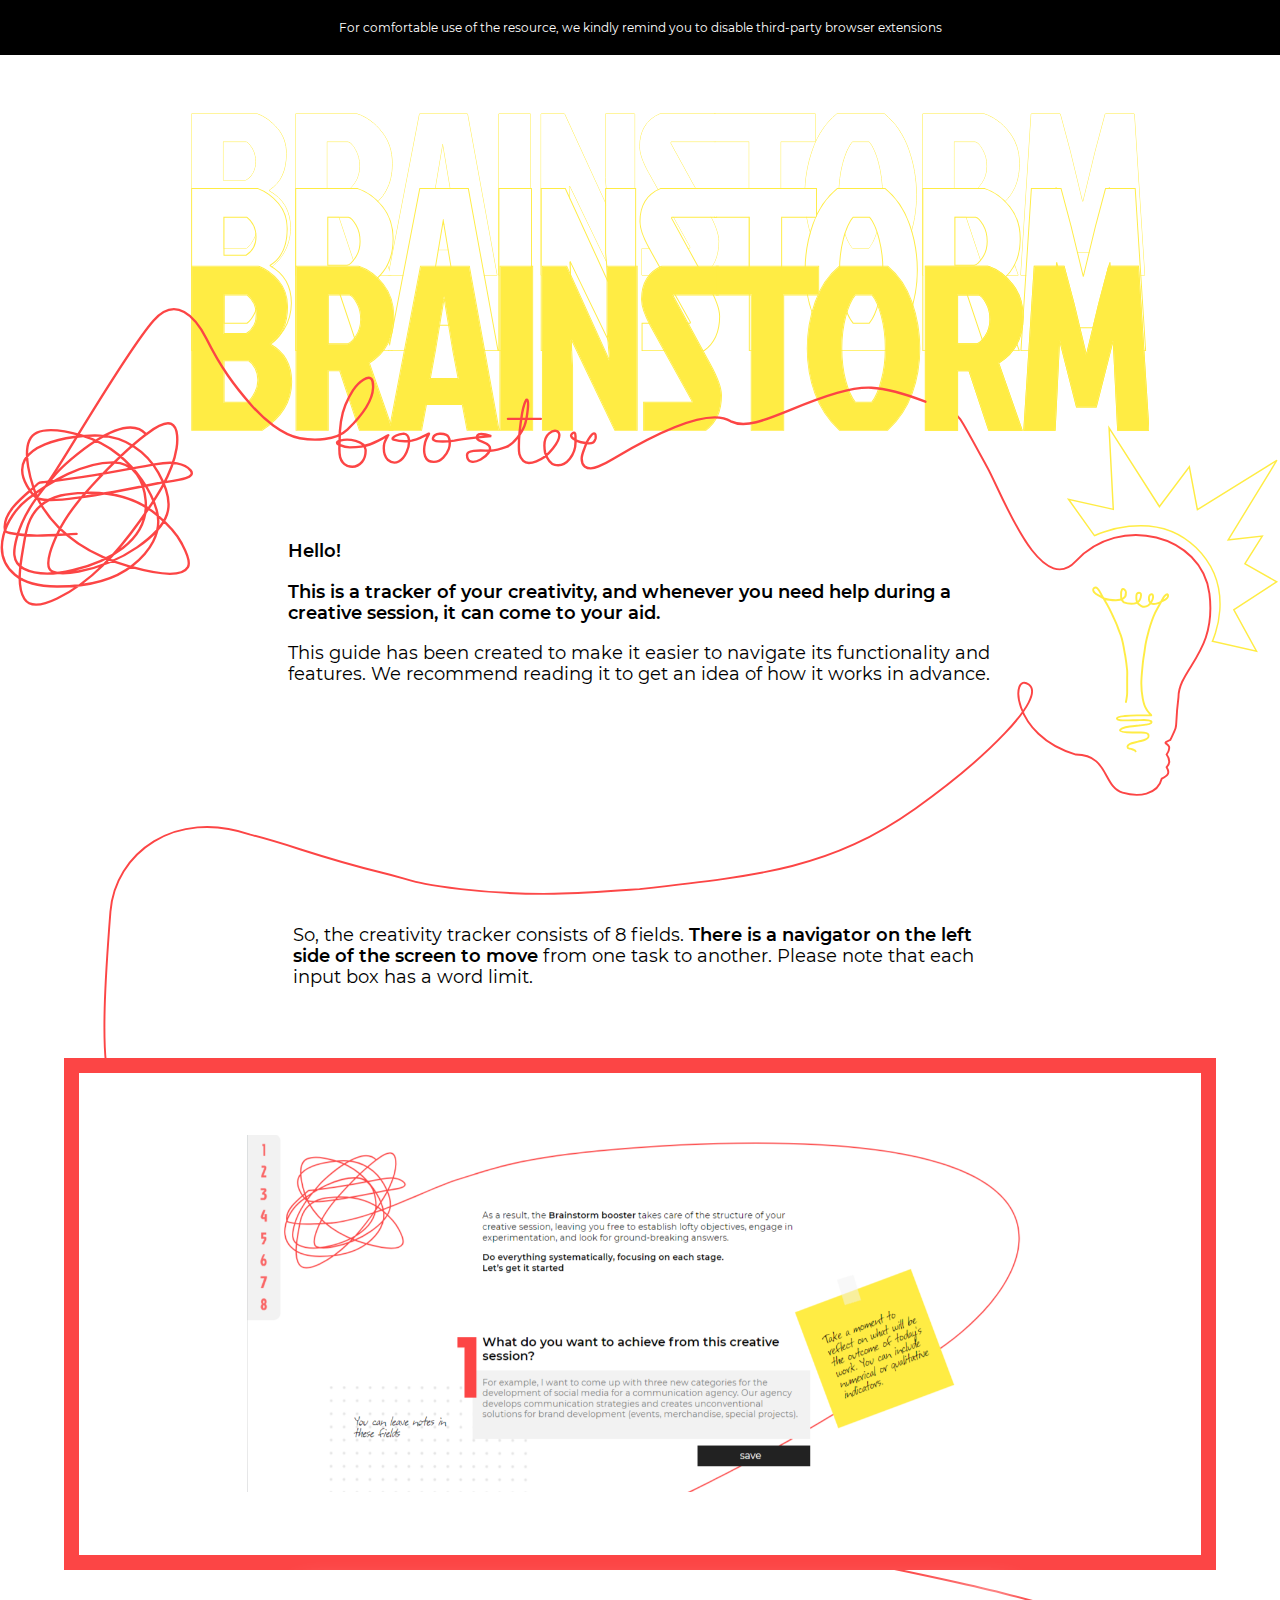
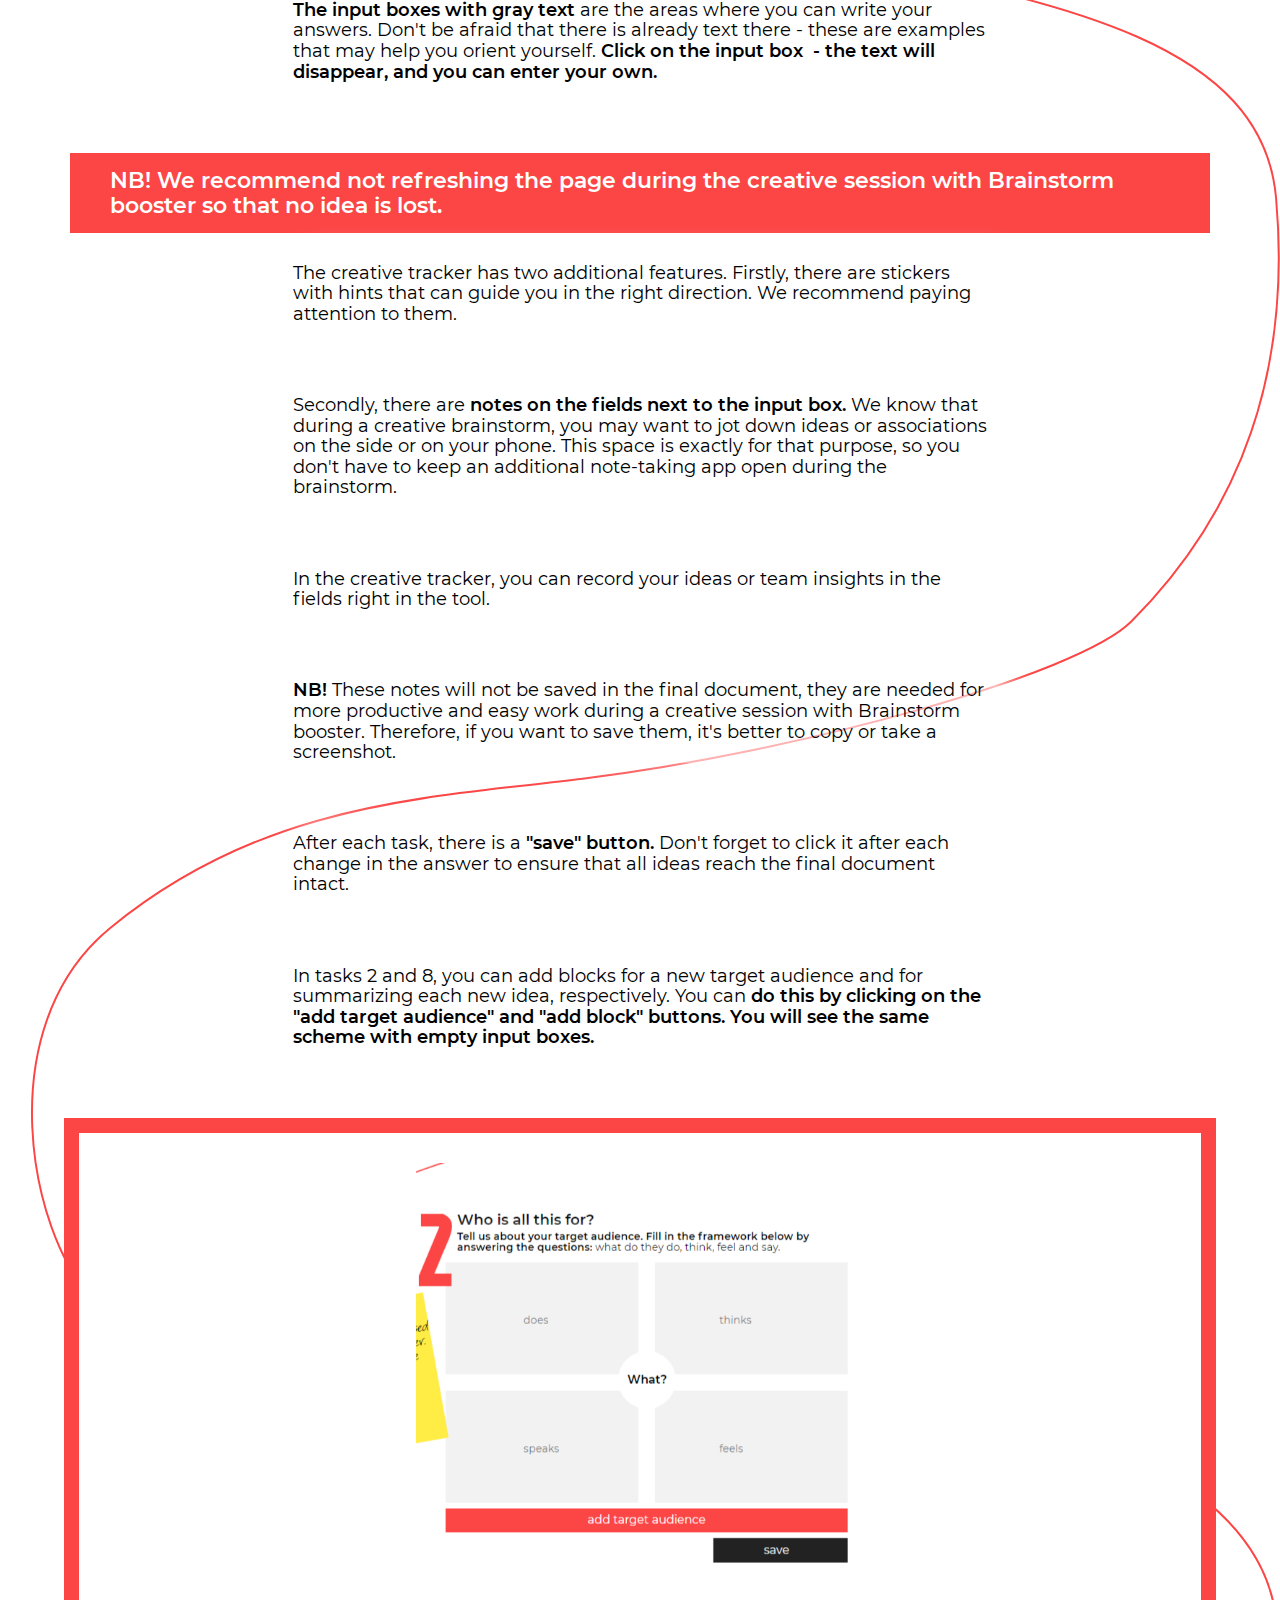
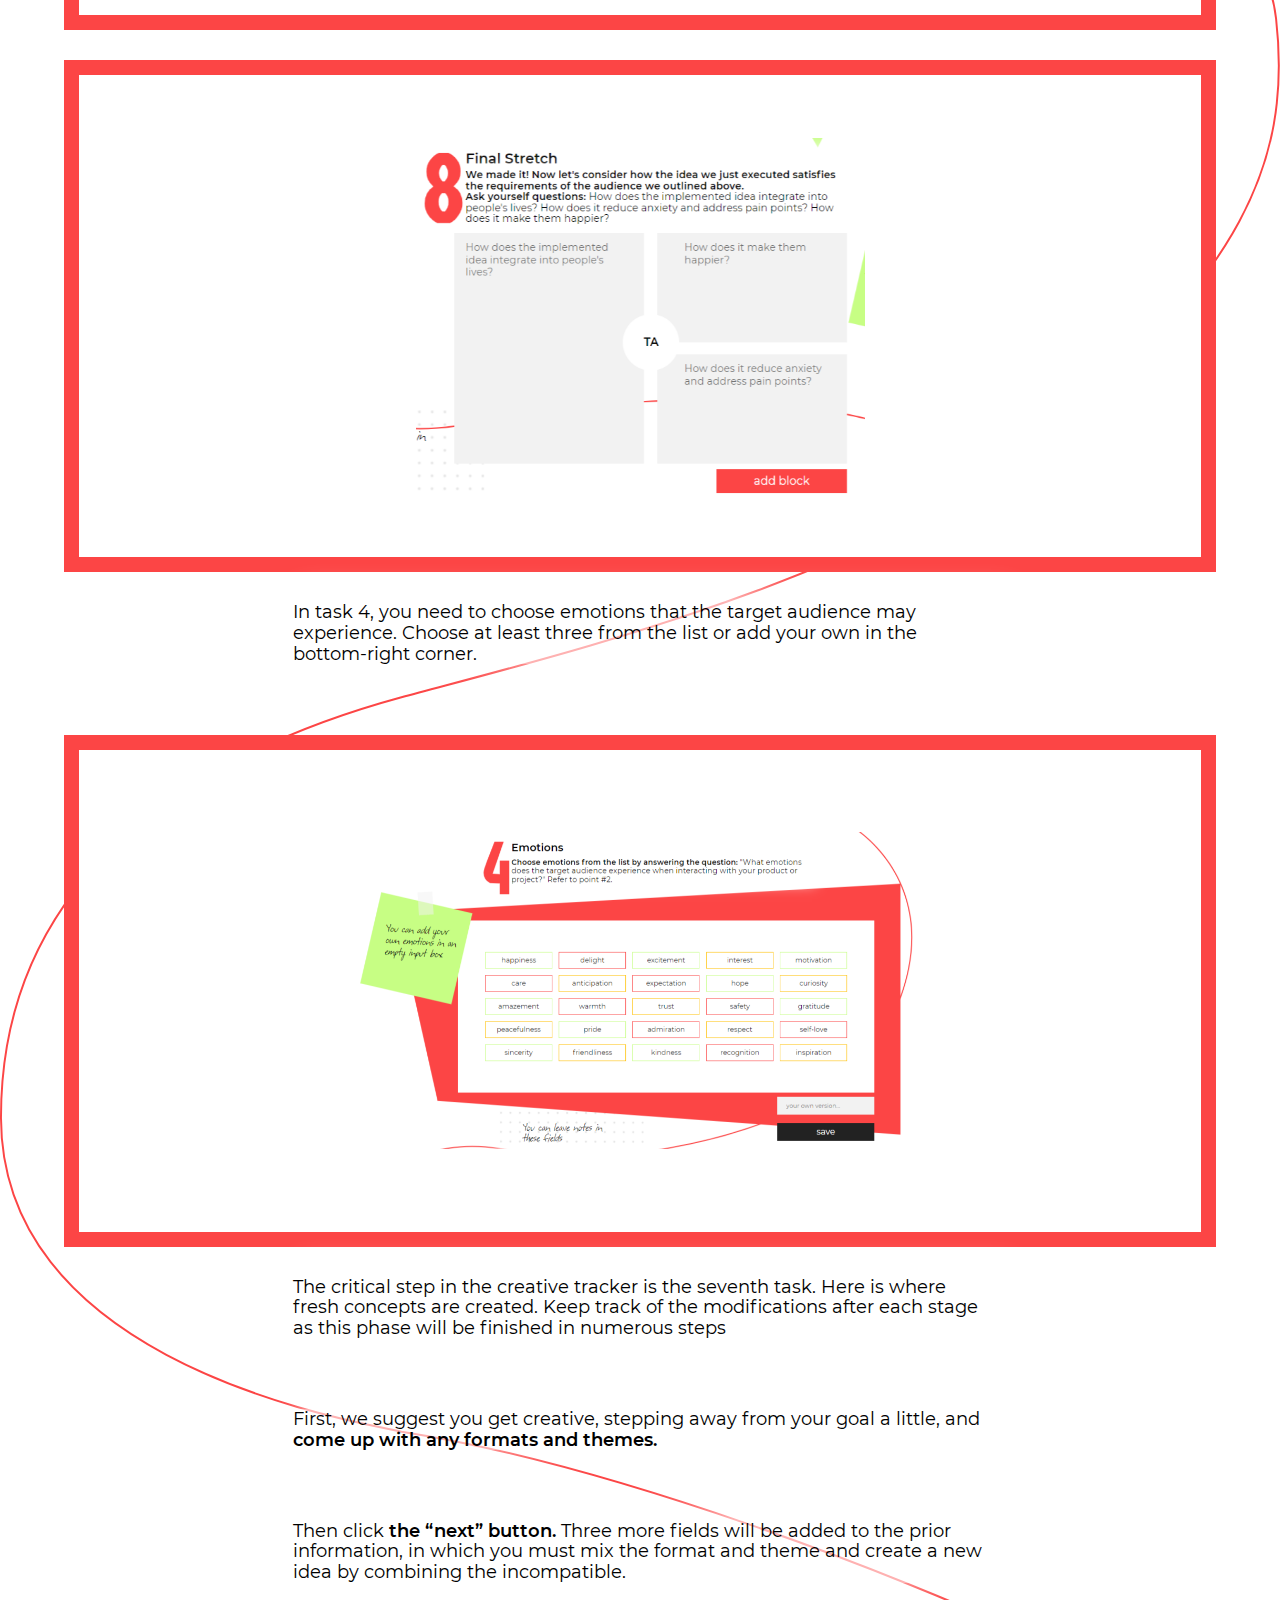
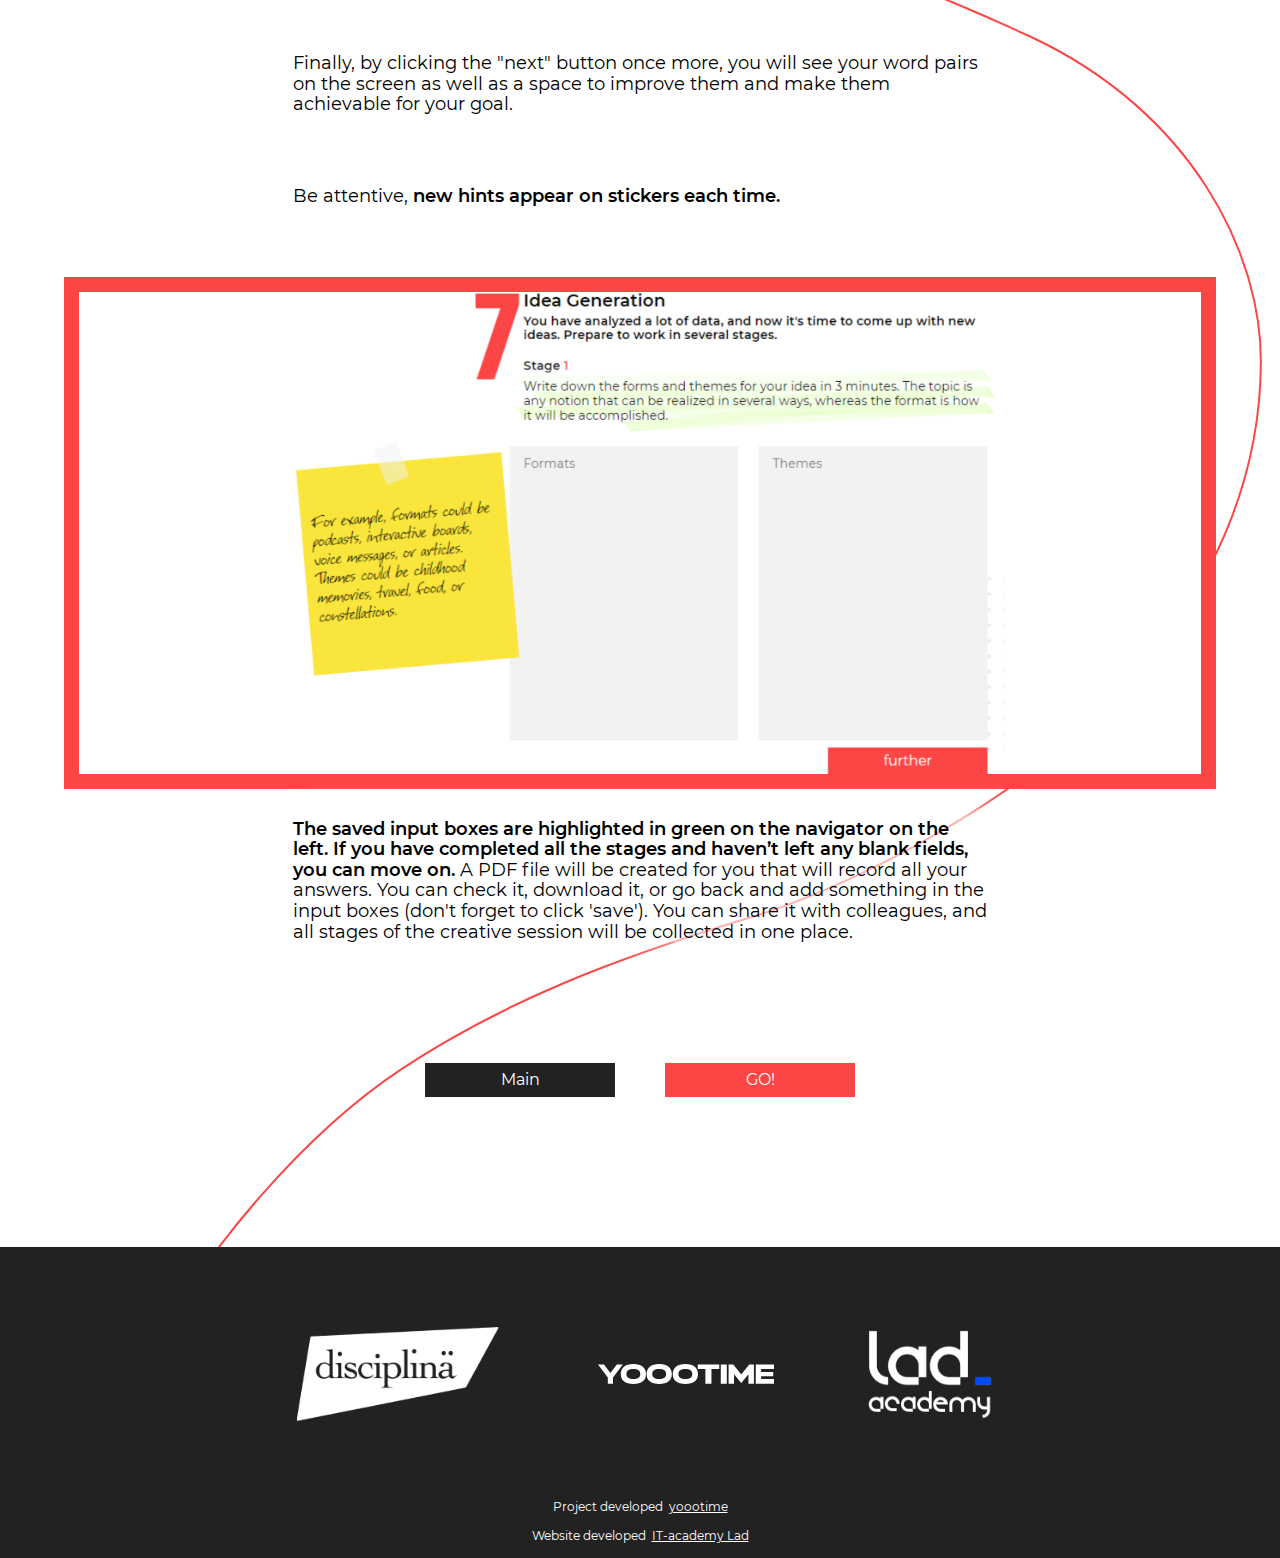
<file: guide.html>
<!DOCTYPE html>
<html lang="ru">

<head>
  <meta charset="UTF-8" />
  <meta http-equiv="X-UA-Compatible" content="IE=edge" />
  <meta name="viewport" content="width=device-width, initial-scale=1.0, shrink-to-fit=no" />
  <link rel="stylesheet" href="assets/css/styles.min.css" />
  <title>Brainstorm booster</title>
</head>

<body>
  <header class="header header-conteiner">
    <p class="header__text">For comfortable use of the resource, we kindly remind you to disable third-party browser extensions</p>
  </header>
  <main class="main">
    <div class="main__info _container _description-guide">
      <div class="main__description _page-conteiner _margin-guide">
        <p>Hello! </p>
        <p><strong>This is a tracker of your creativity, and whenever you need help during a creative session, it can come to your aid.</strong></p>
        <p>This guide has been created to make it easier to navigate its functionality and features. We recommend reading it to get an idea of how it works in advance.</p>
      </div>
      <div class="main__guide-text _first guide-container">
        <p>So, the creativity tracker consists of 8 fields. <strong class="text-change1">There is a navigator on the left side of the screen to move</strong> from one task to another. Please note that each input box has a word limit.</p>
      </div>
      <div class="main__img">
        <div class="image1 img"></div>
      </div>
      <div class="main__guide-text guide-container">
        <p><strong>The input boxes with gray text</strong> are the areas where you can write your answers. Don't be afraid that there is already text there - these are examples that may help you orient yourself. <strong>Click on the input box  - the text will disappear, and you can enter your own.</strong></p>
      </div>
      <div class="main__guide-text-warning _container-warning">
        <p><strong>NB! We recommend not refreshing the page during the creative session with Brainstorm booster so that no idea is lost.</strong></p>
      </div>
      <div class="main__guide-text guide-container">
        <p class="text-change2">The creative tracker has two additional features. Firstly, there are <strong>stickers with hints</strong> that can guide you in the right direction. We recommend paying attention to them.</p>
        <p class="text-none">Secondly, there are <strong>notes on the fields next to the input box.</strong> We know that during a creative brainstorm, you may want to jot down ideas or associations on the side or on your phone. This space is exactly for that purpose, so you don't have to keep an additional note-taking app open during the brainstorm.</p>
        <p class="text-none">In the creative tracker, you can record your ideas or team insights in the fields right in the tool.</p>
        <p class="text-none"><strong>NB!</strong> These notes will not be saved in the final document, they are needed for more productive and easy work during a creative session with Brainstorm booster. Therefore, if you want to save them, it's better to copy or take a screenshot.</p>
        <p>After each task, there is a <strong>"save" button.</strong> Don't forget to click it after each change in the answer to ensure that all ideas reach the final document intact.</p>
        <p>In tasks 2 and 8, you can add blocks for a new target audience and for summarizing each new idea, respectively. You can <strong>do this by clicking on the "add target audience" and "add block" buttons. You will see the same scheme with empty input boxes.</strong></p>
      </div>
      <div class="main__img">
        <div class="image2 img"></div>
      </div>
      <div class="main__img">
        <div class="image3 img"></div>
      </div>
      <div class="main__guide-text guide-container">
        <p>In task 4, you need to choose emotions that the target audience may experience. Choose at least three from the list or add your own in the bottom-right corner.</p>
      </div>
      <div class="main__img">
        <div class="image4 img"></div>
      </div>
      <div class="main__guide-text guide-container">
        <p>The critical step in the creative tracker is the seventh task. Here is where fresh concepts are created. Keep track of the modifications after each stage as this phase will be finished in numerous steps</p>
        <p>First, we suggest you get creative, stepping away from your goal a little, and <strong>come up with any formats and themes.</strong></p>
        <p>Then click <strong>the “next” button.</strong> Three more fields will be added to the prior information, in which you must mix the format and theme and create a new idea by combining the incompatible.</p>
        <p>Finally, by clicking the "next" button once more, you will see your word pairs on the screen as well as a space to improve them and make them achievable for your goal.</p>
        <p>Be attentive, <strong>new hints appear on stickers each time.</strong></p>
      </div>
      <div class="main__img">
        <div class="image5 img"></div>
      </div>
      <div class="main__guide-text guide-container">
        <p><strong><span class="text-change5">The saved input boxes are highlighted in green on the navigator on the left. </span>If you have completed all the stages and haven’t left any blank fields, you can move on.</strong> A PDF file will be created for you that will record all your answers. You can check it, download it, or go back and add something in the input boxes (don't forget to click 'save'). You can share it with colleagues, and all stages of the creative session will be collected in one place.</p>
      </div>
      <div class="main__guide-btn"><a class="btn-home btn" href="index.html">Main</a><a class="btn-brain btn" href="general_page.html">GO!</a></div>
    </div>
  </main>
  <footer class="footer">
    <div class="footer__container">
      <div class="footer__info"><a href="https://disciplina-courses.ru/" target="_blank"> <img src="assets/images/footer/logo_disciplina.png" alt="" /></a><a href="https://yoootime.com/" target="_blank"> <img src="assets/images/footer/logo_yoootime.svg" alt="" /></a><a href="https://lad-academy.ru/" target="_blank"> <img src="assets/images/footer/logo_lad.png" alt="" /></a></div>
      <p>Project developed &nbsp; <a href="https://yoootime.com/" target="_blank">yoootime</a></p>
      <p>Website developed &nbsp; <a href="https://lad-academy.ru/" target="_blank">IT-academy Lad</a></p>
    </div>
  </footer>
  <script src="assets/js/guide_text_change.min.js"> </script>
</body>

</html>
</file>
